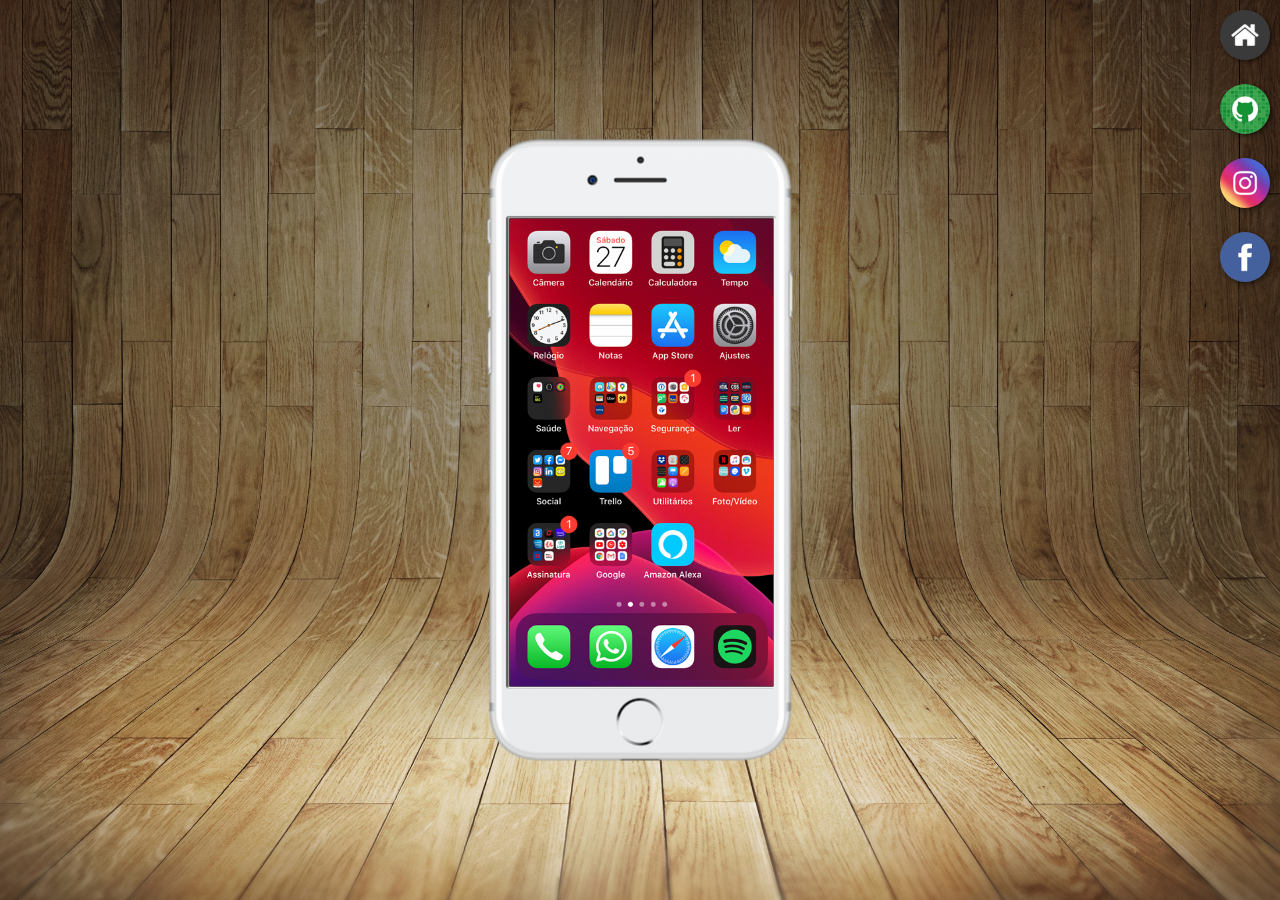
<file: index.html>
<!DOCTYPE html>
<html lang="pt-br">
<head>
    <meta charset="UTF-8">
    <meta http-equiv="X-UA-Compatible" content="IE=edge">
    <meta name="viewport" content="width=device-width, initial-scale=1.0">
    <link rel="shortcut icon" href="src/img/favicon.ico" type="image/x-icon">
    <title>Projeto Rede Sociais</title>
    <link rel="stylesheet" href="/src/css/style.css">
</head>
<body>
    <main>
        <section id="telefone">
            <iframe src="home.html" name="tela" id="tela"></iframe>
        </section>

        <section id="rede-sociais">
            <a href="home.html" target="tela"><img src="src/img/logo-home.jpg" alt="Home"></a>
            <a href="github.html" target="tela"><img src="src/img/logo-github.jpg" alt="GitHub"></a>
            <a href="instagram.html" target="tela"><img src="src/img/logo-instagram.jpg" alt=""></a>
            <a href="facebook.html" target="tela"><img src="src/img/logo-facebook.jpg" alt=""></a>
        </section>
    </main>
</body>
</html>
</file>
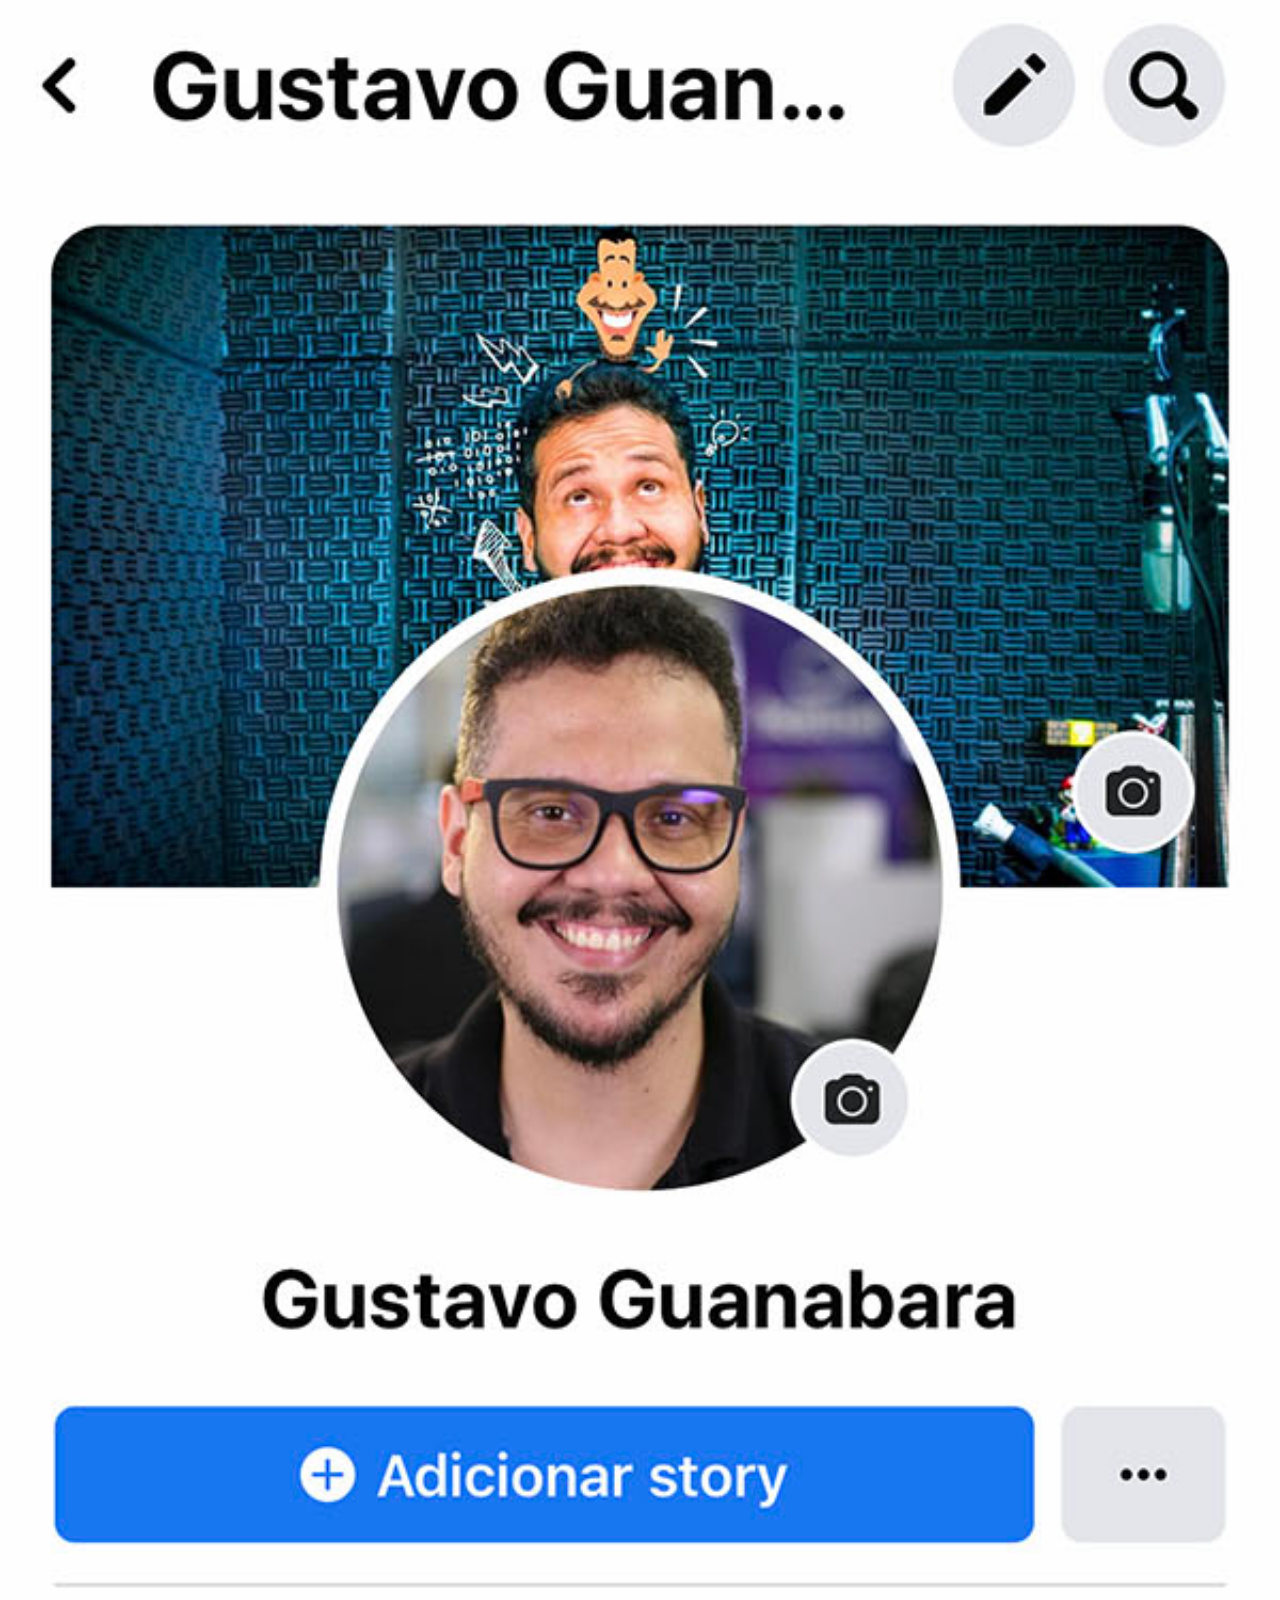
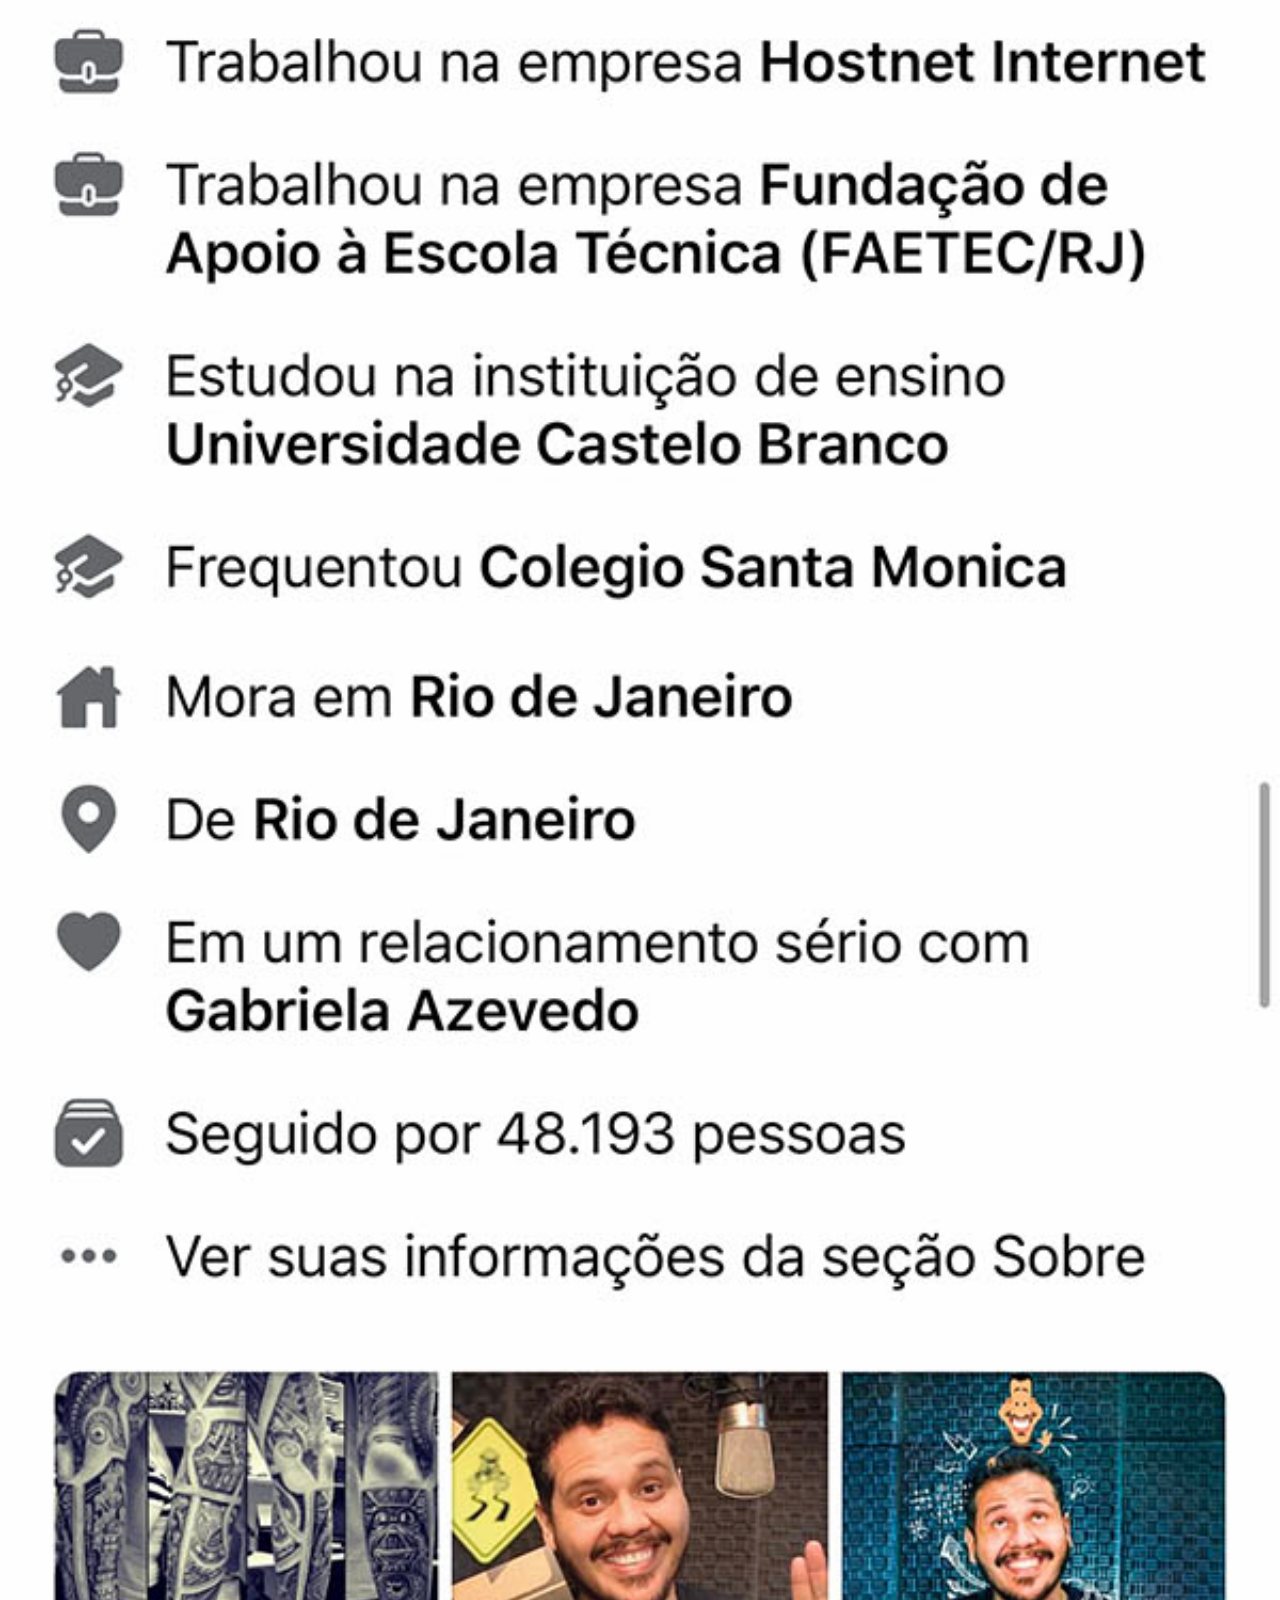
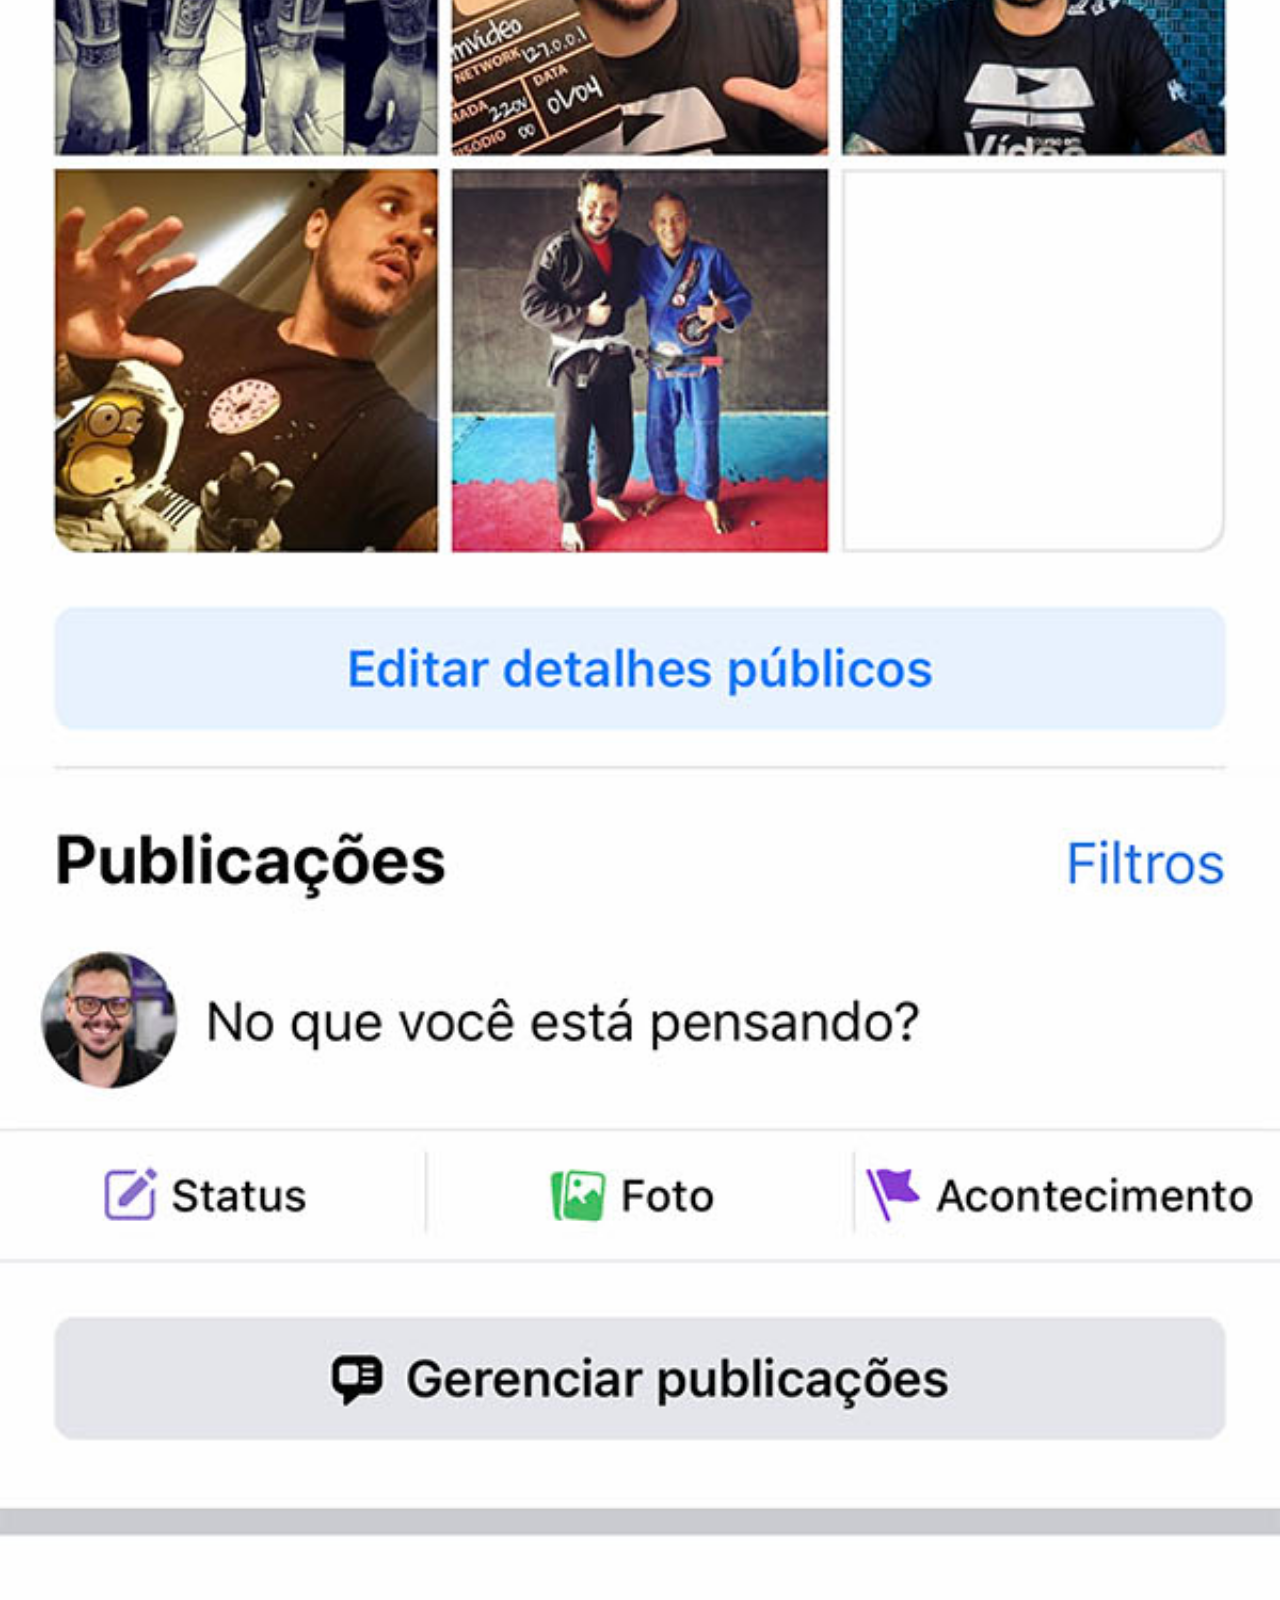
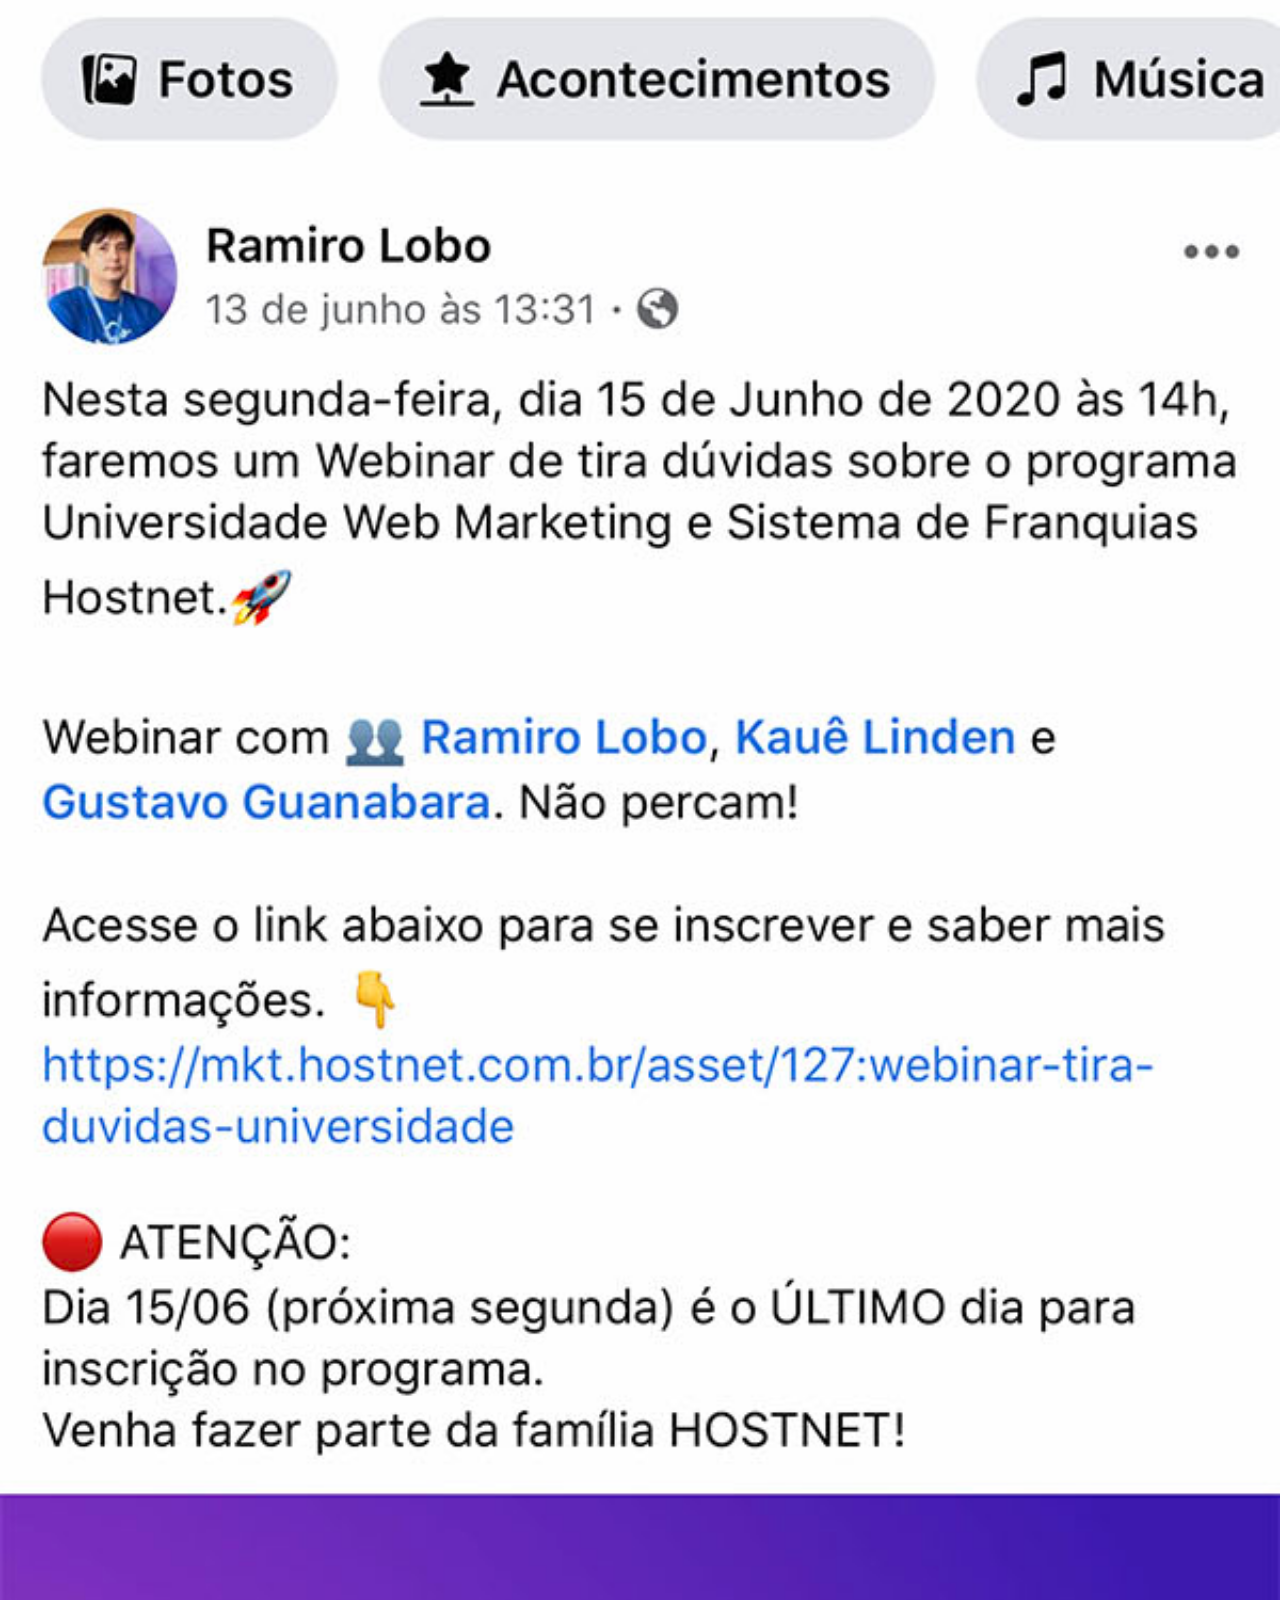
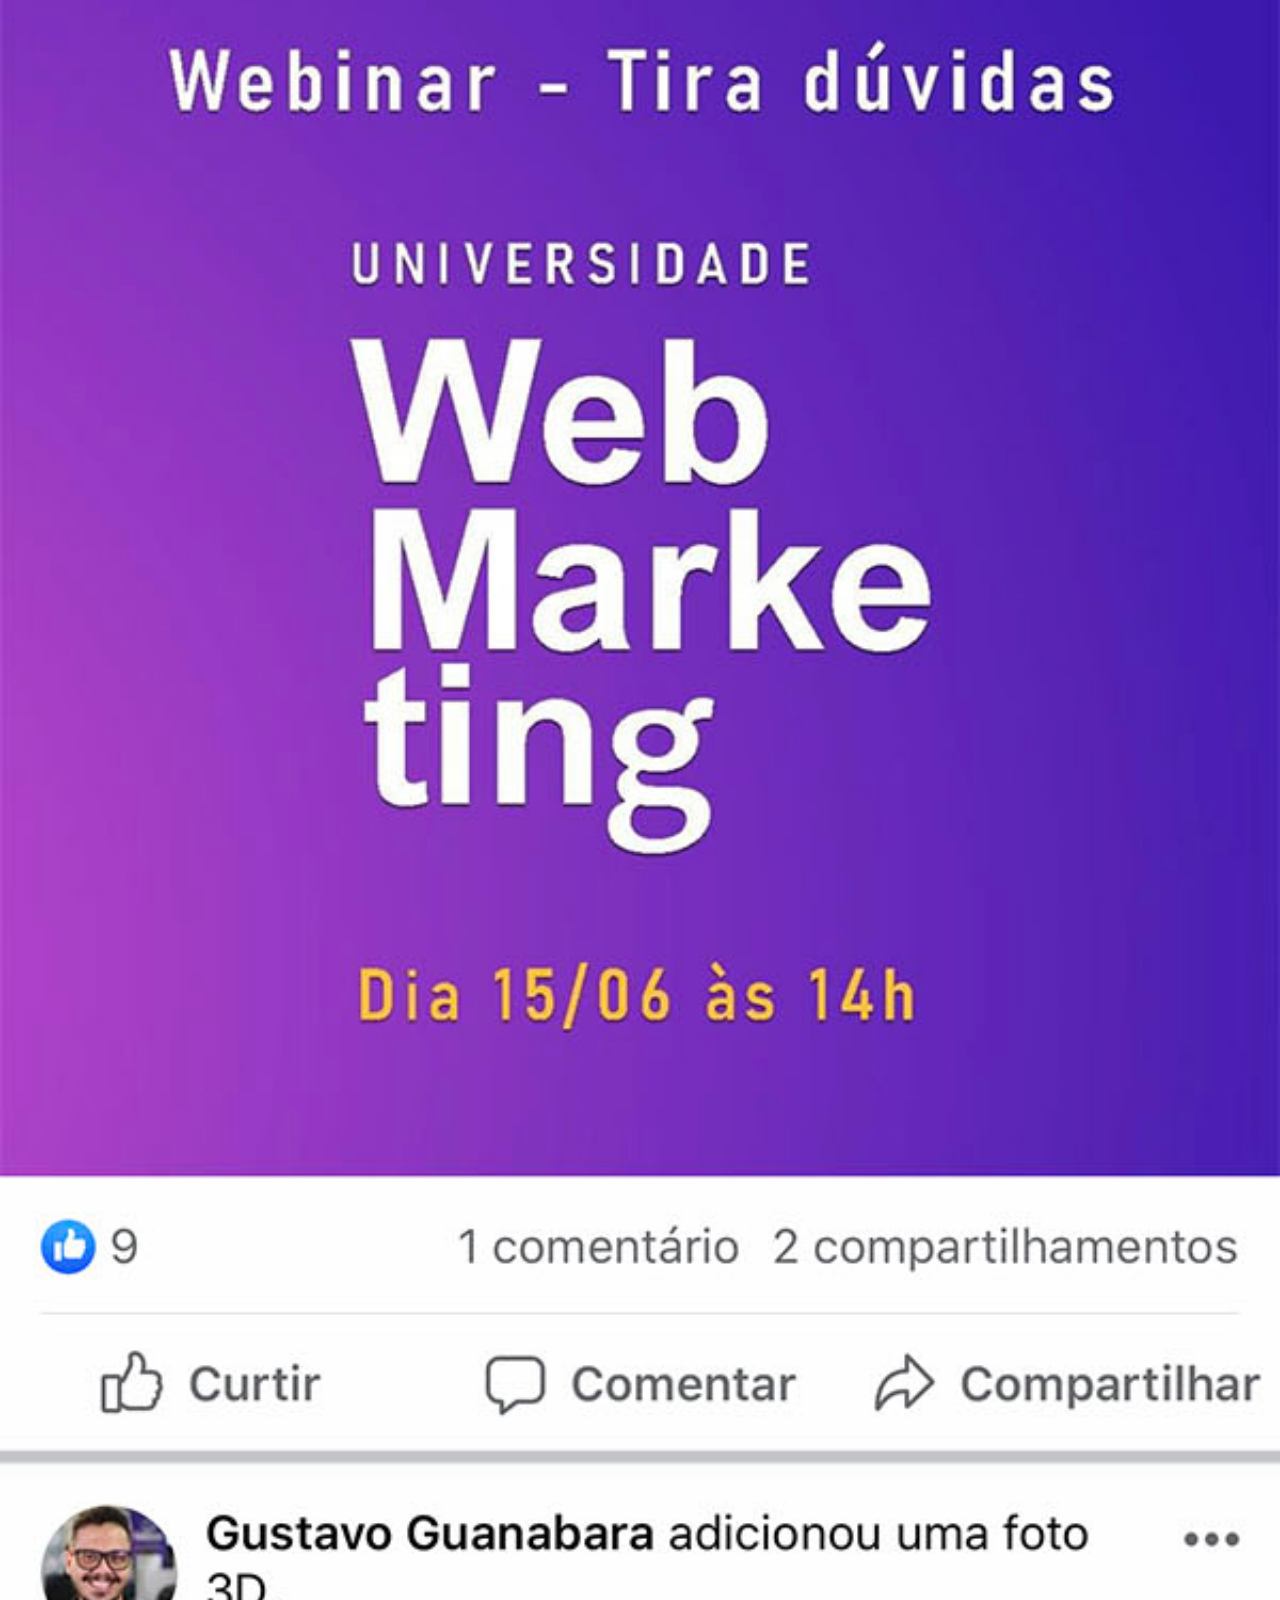
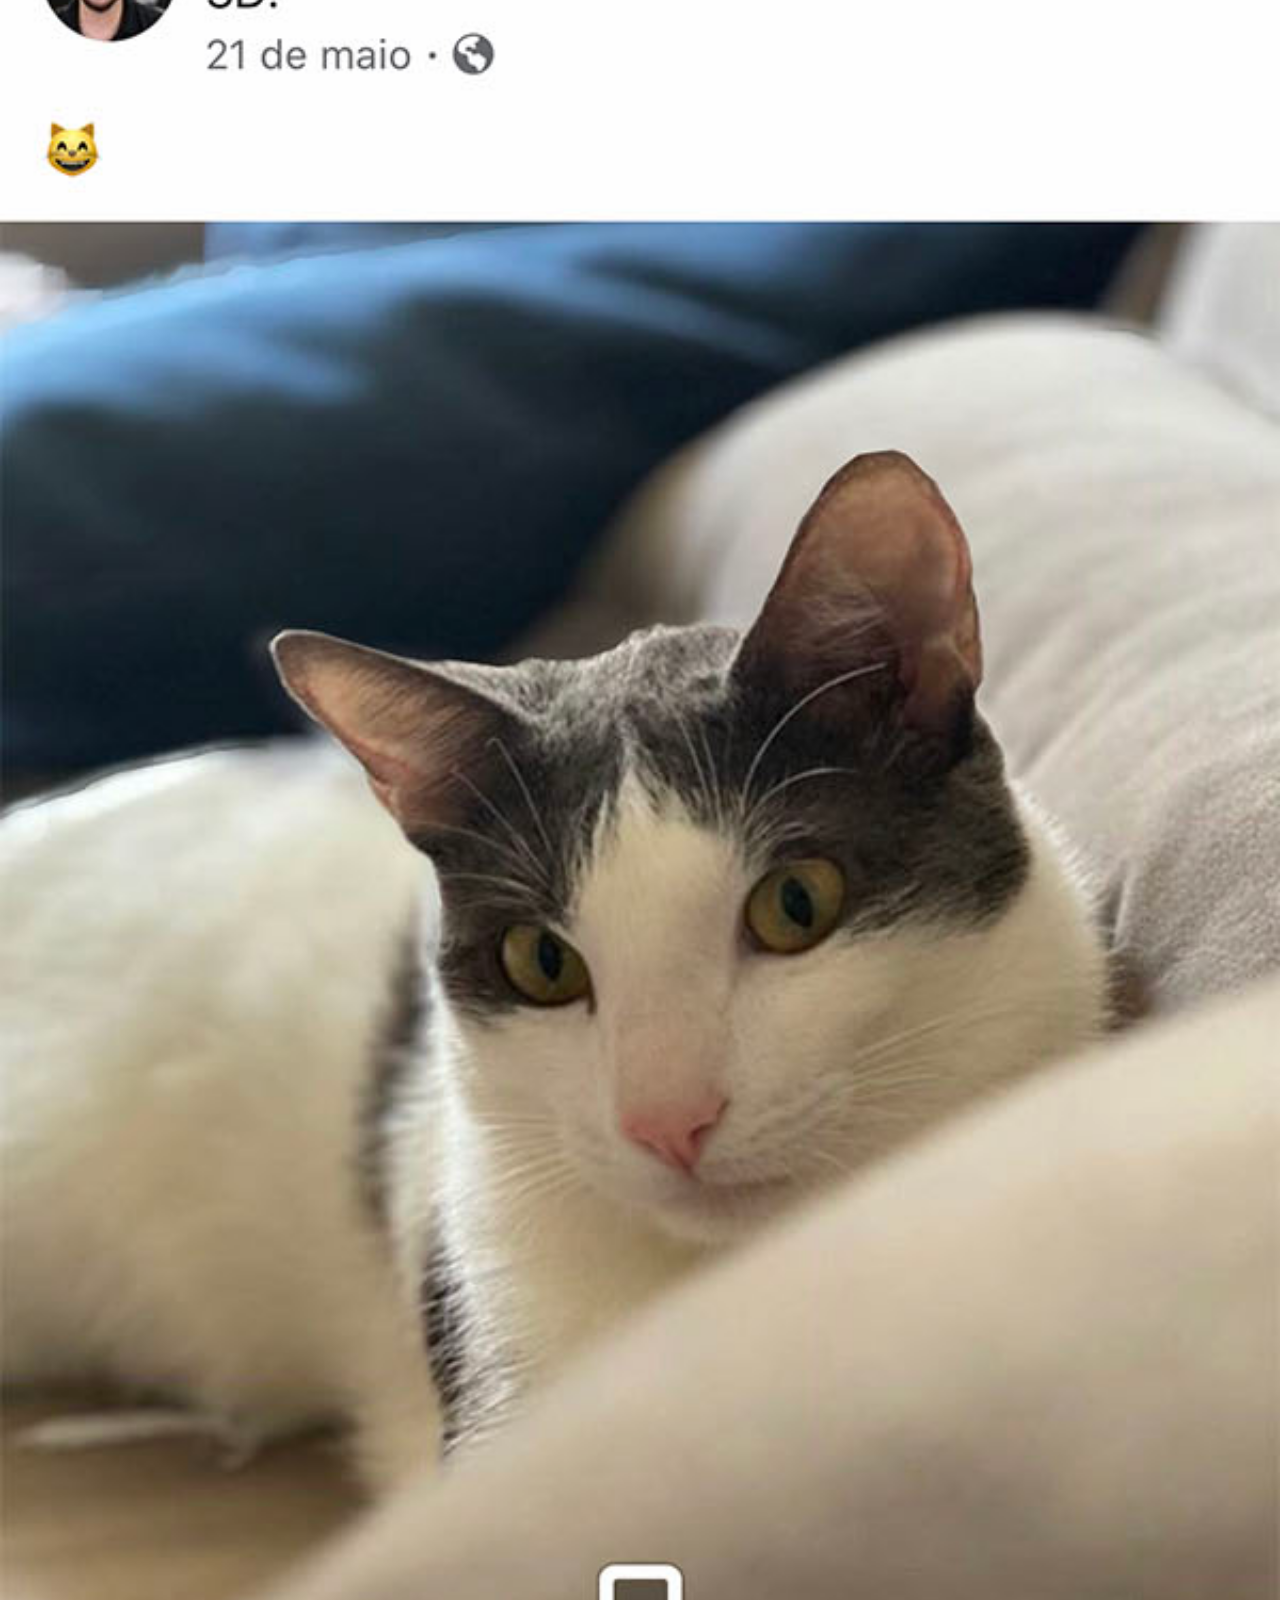
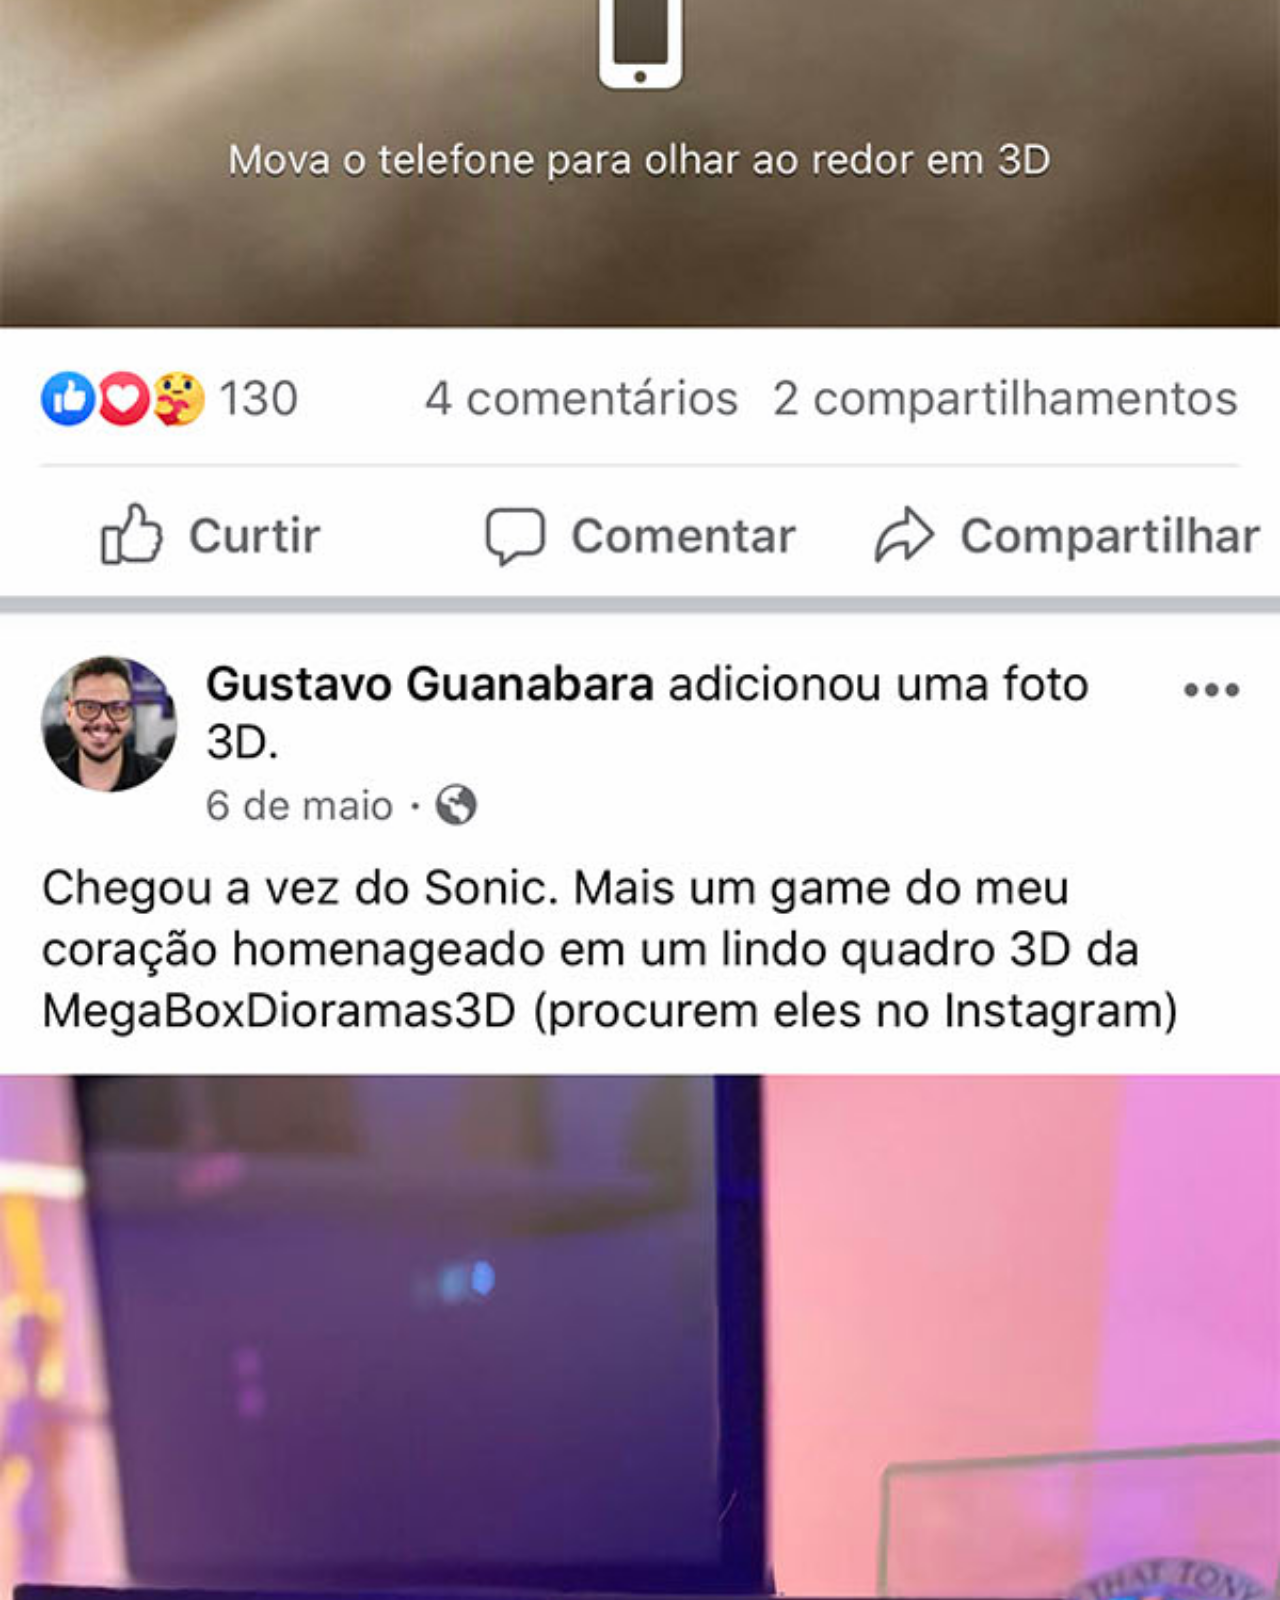
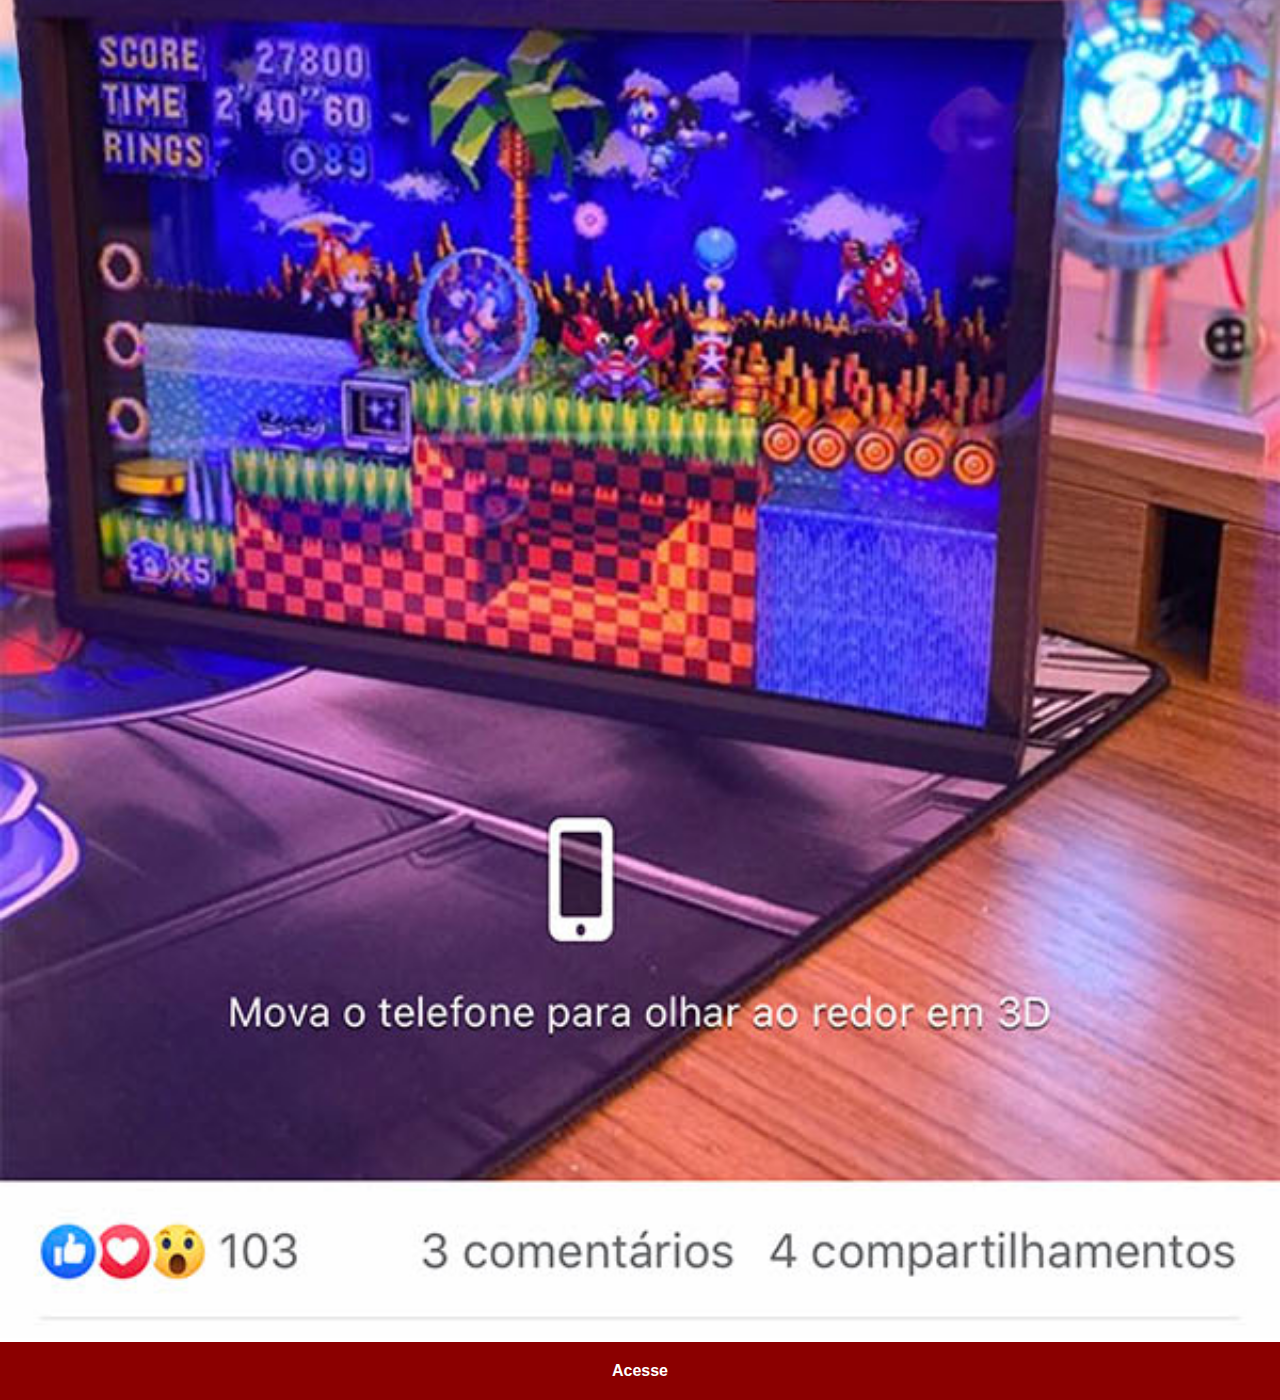
<file: facebook.html>
<!DOCTYPE html>
<html lang="pt-br">
<head>
    <meta charset="UTF-8">
    <meta http-equiv="X-UA-Compatible" content="IE=edge">
    <meta name="viewport" content="width=device-width, initial-scale=1.0">
    <title>Facebook</title>
    <link rel="stylesheet" href="/src/css/rede-sociais.css">
</head>
<body>
    <img src="src/img/tela-facebook.jpg" alt="Github">
    <a href="https://www.facebook.com/leonado.fernandesjeronimo/" target="_blank">Acesse</a>
</body>
</html>
</file>
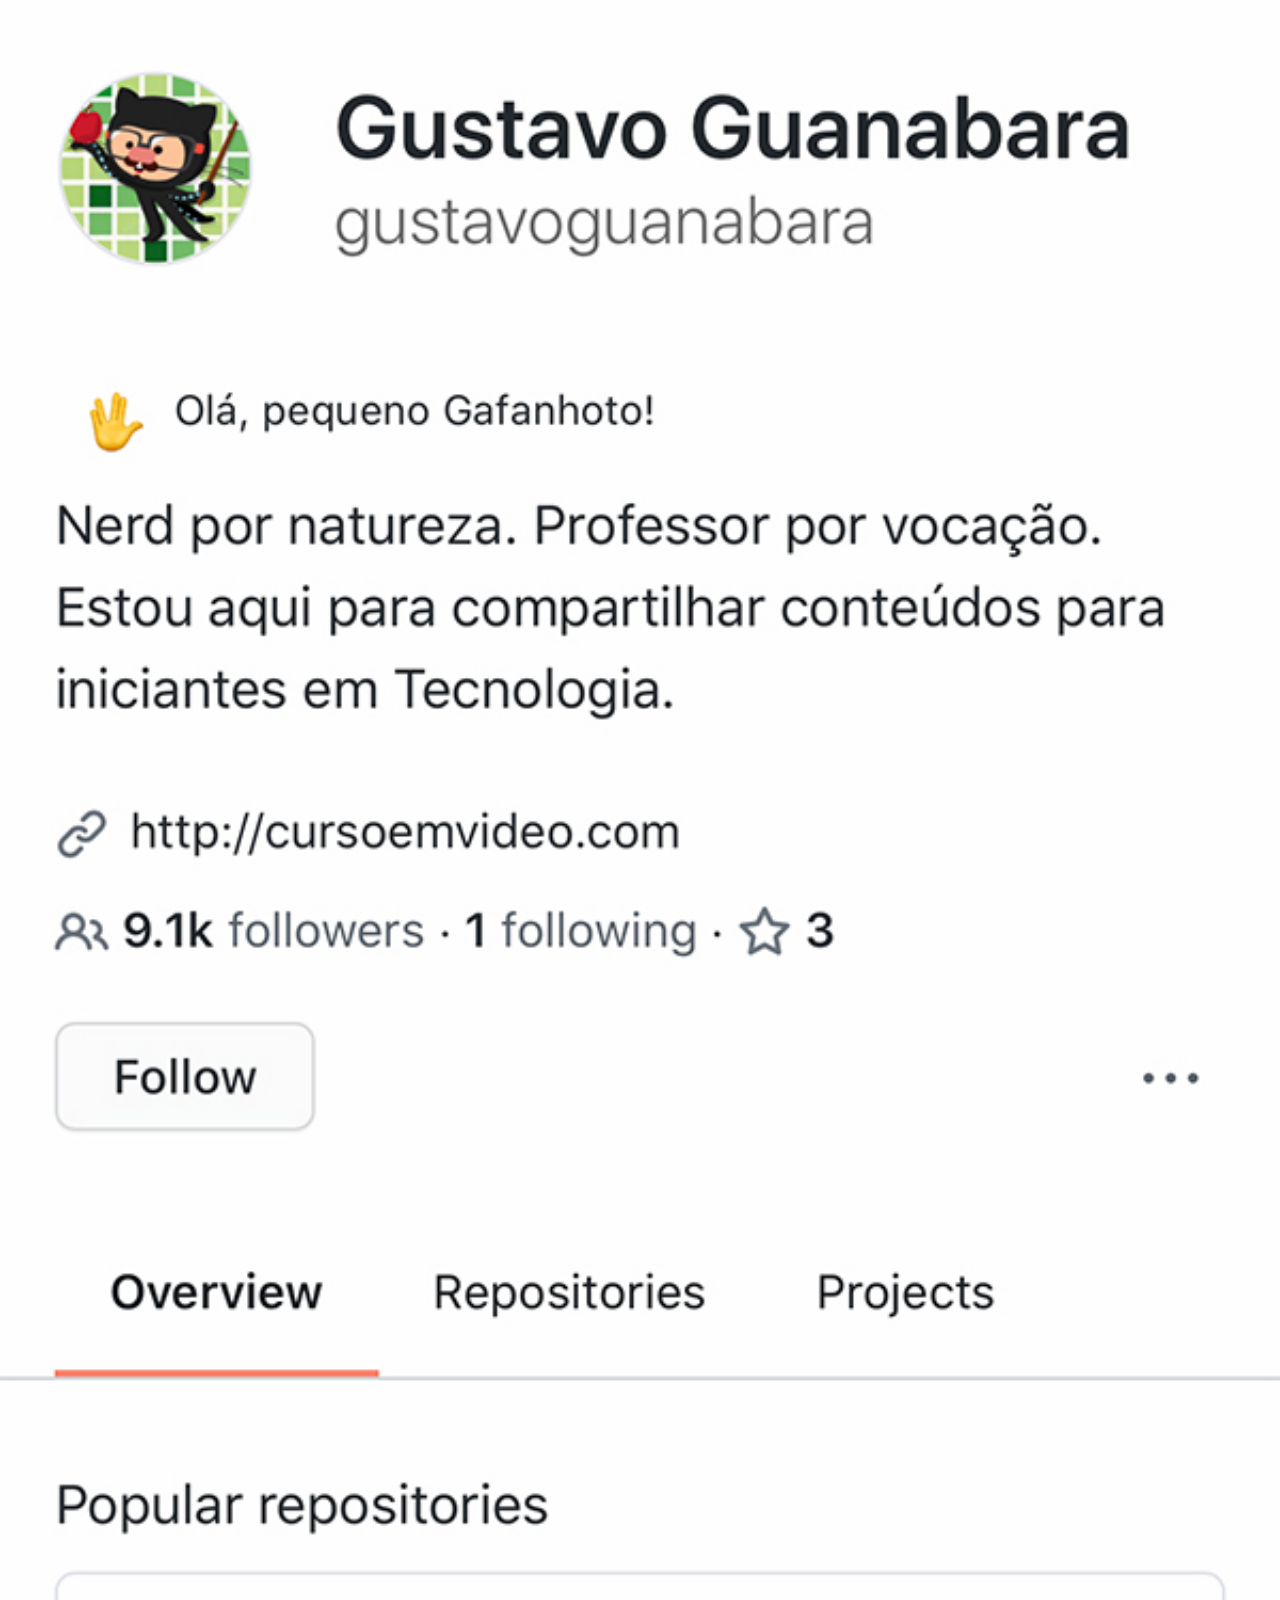
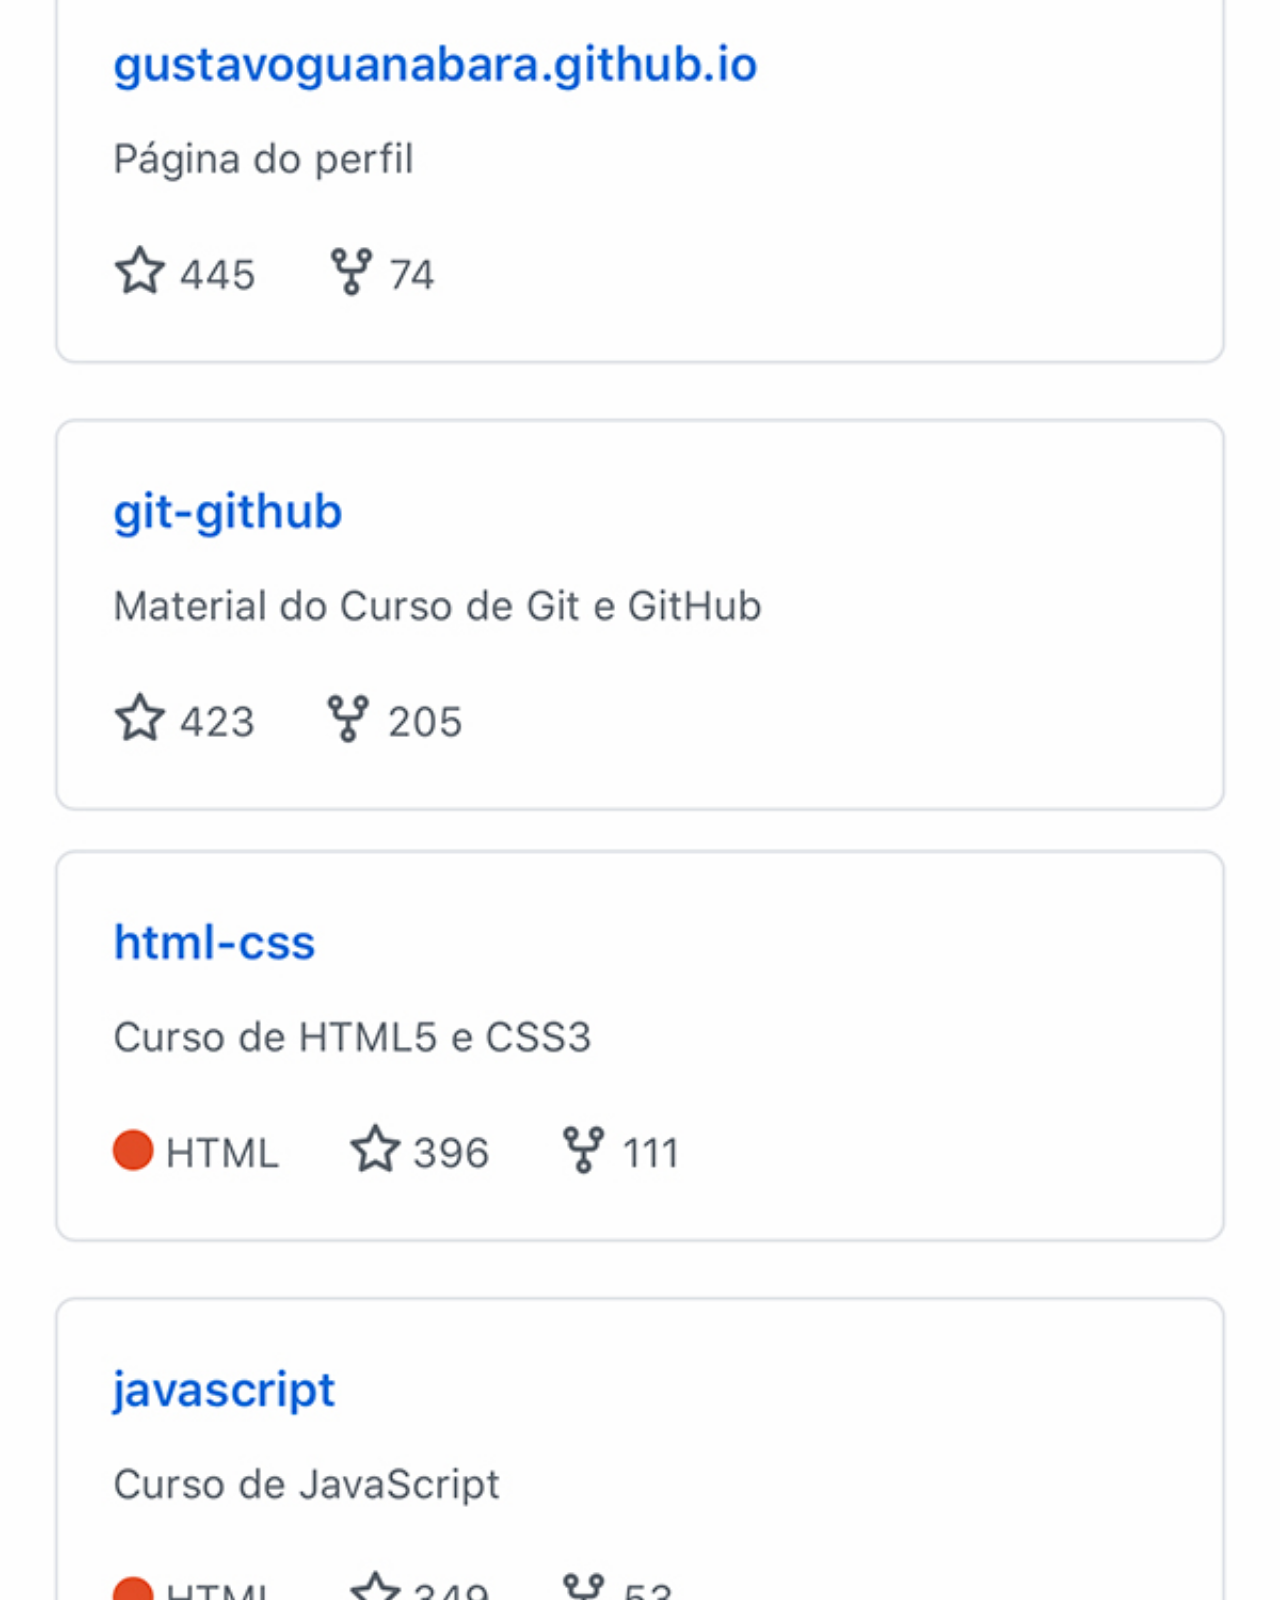
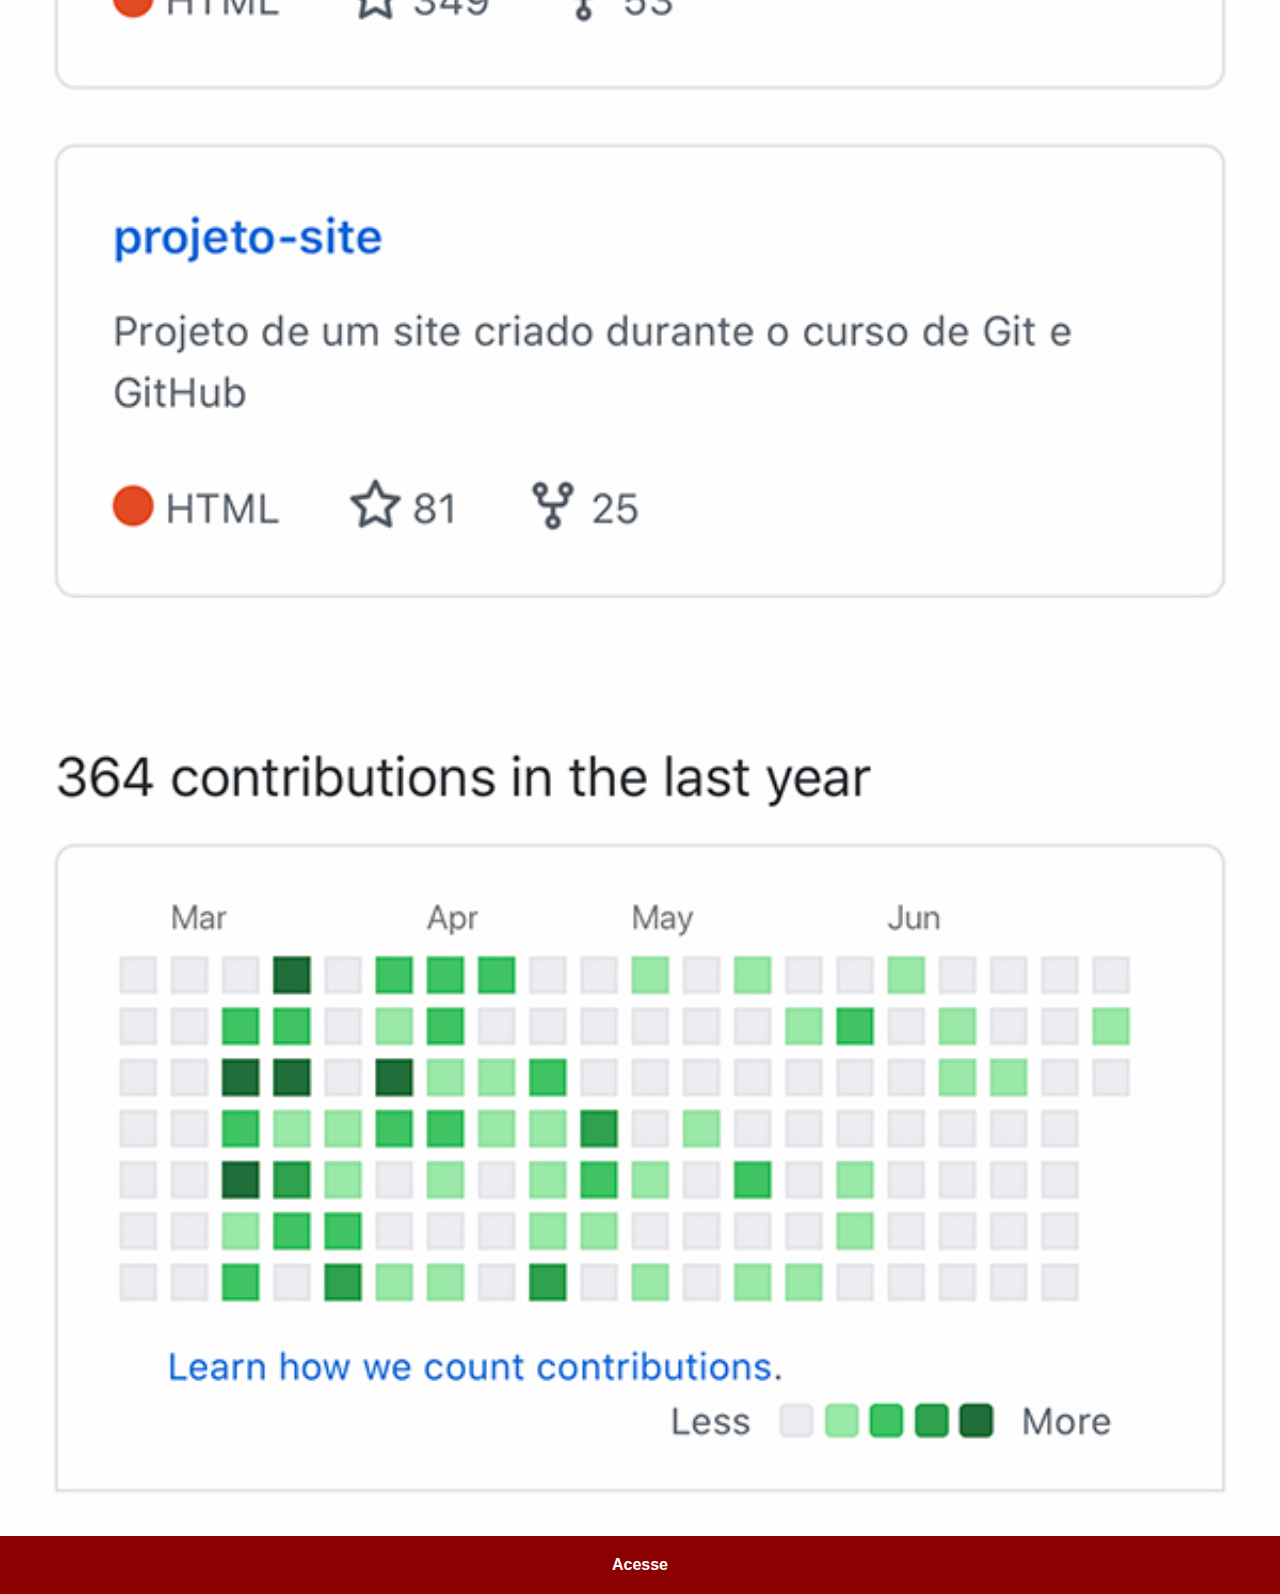
<file: github.html>
<!DOCTYPE html>
<html lang="pt-br">
<head>
    <meta charset="UTF-8">
    <meta http-equiv="X-UA-Compatible" content="IE=edge">
    <meta name="viewport" content="width=device-width, initial-scale=1.0">
    <title>GitHub</title>
    <link rel="stylesheet" href="/src/css/rede-sociais.css">
</head>
<body>
    <img src="src/img/tela-github.jpg" alt="Github">
    <a href="https://github.com/LeonardoFernandesJeronimo" target="_blank">Acesse</a>
</body>
</html>
</file>
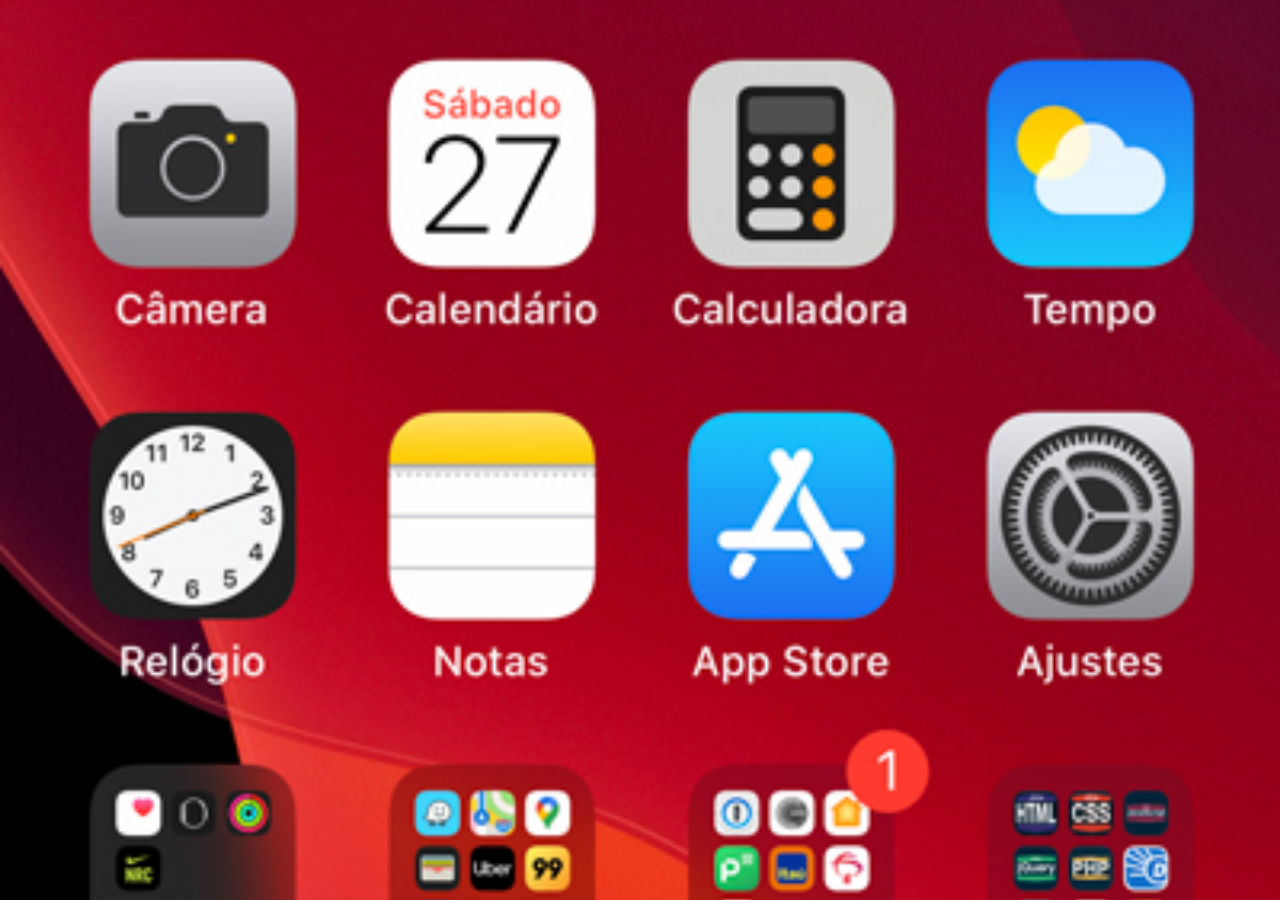
<file: home.html>
<!DOCTYPE html>
<html lang="pt-br">
<head>
    <meta charset="UTF-8">
    <meta http-equiv="X-UA-Compatible" content="IE=edge">
    <meta name="viewport" content="width=device-width, initial-scale=1.0">
    <title>Home</title>
    <style>
        * {
            margin: 0;
            padding: 0;
        }

        body {
            width: 100vw;
            height: 100vh;
            background: black url(src/img/tela-home.jpg) no-repeat top center;
            background-size: cover;
        }
    </style>
</head>
<body>
    
</body>
</html>
</file>
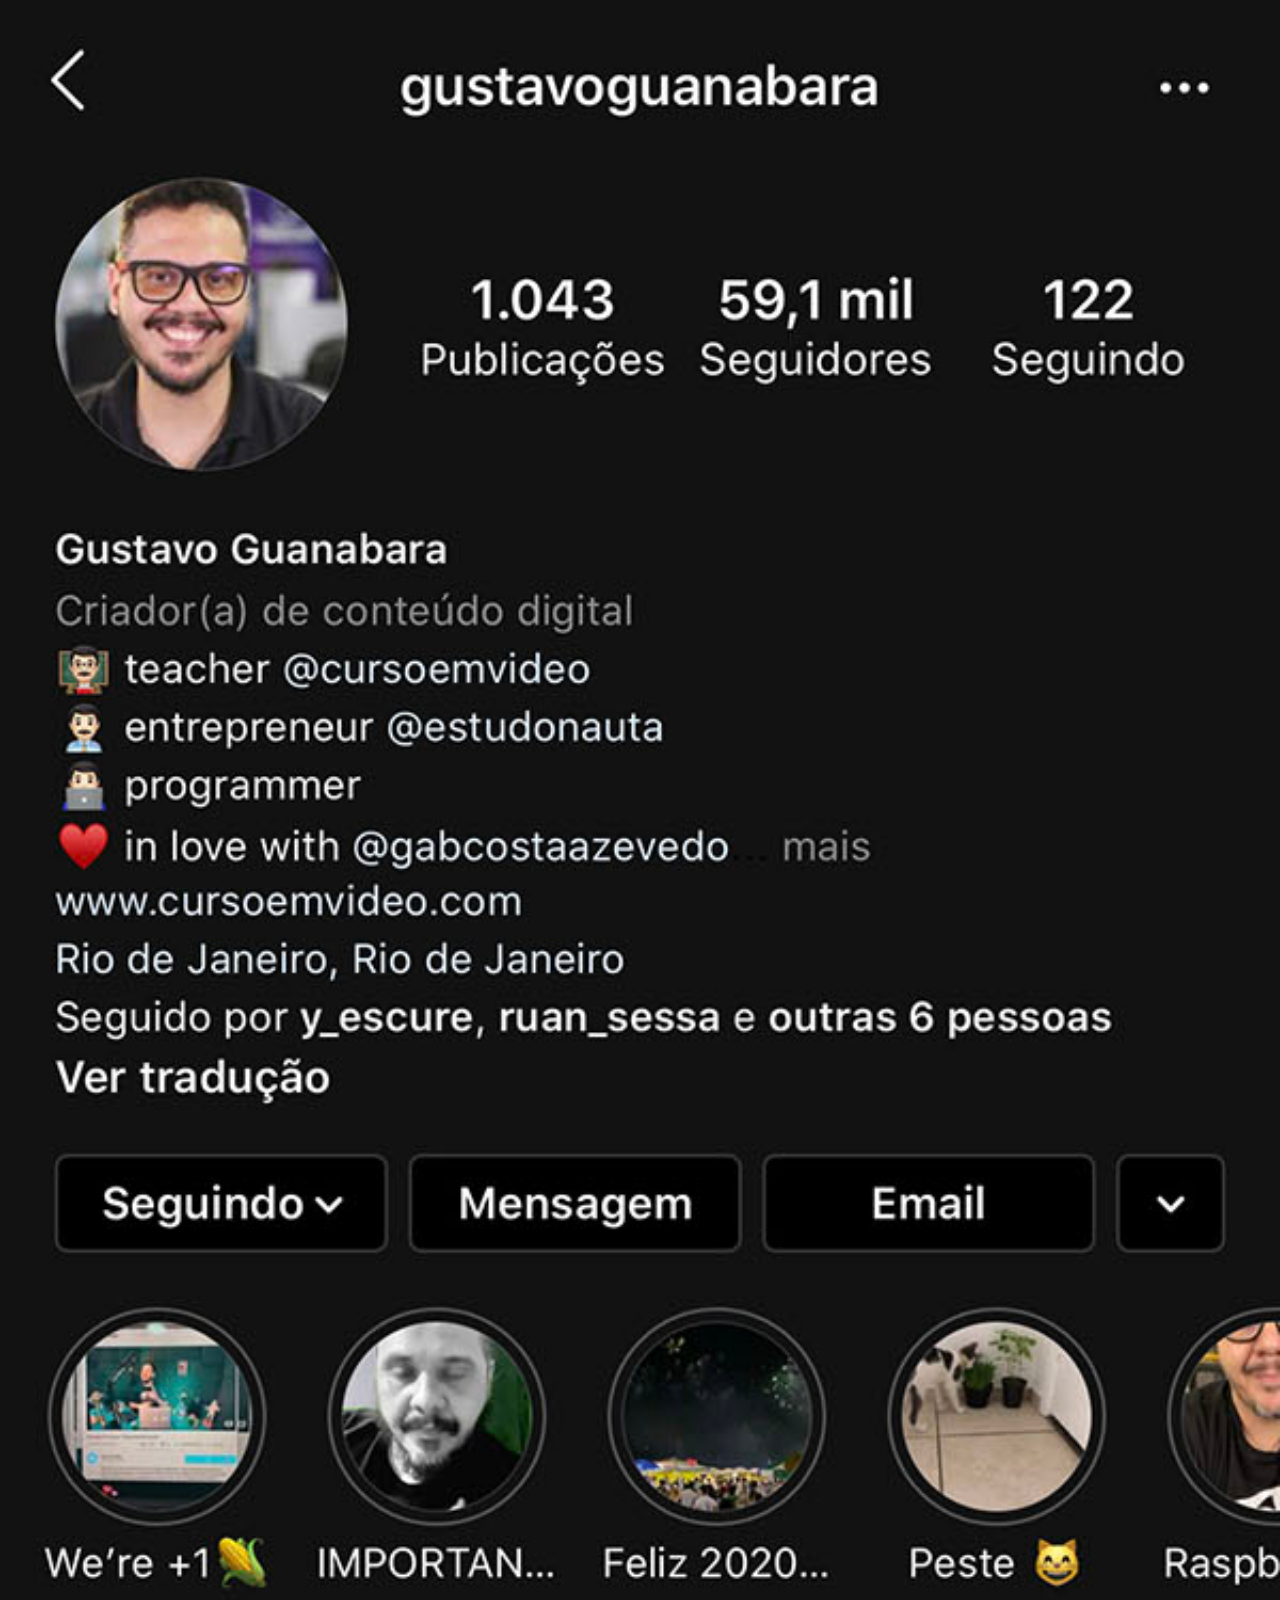
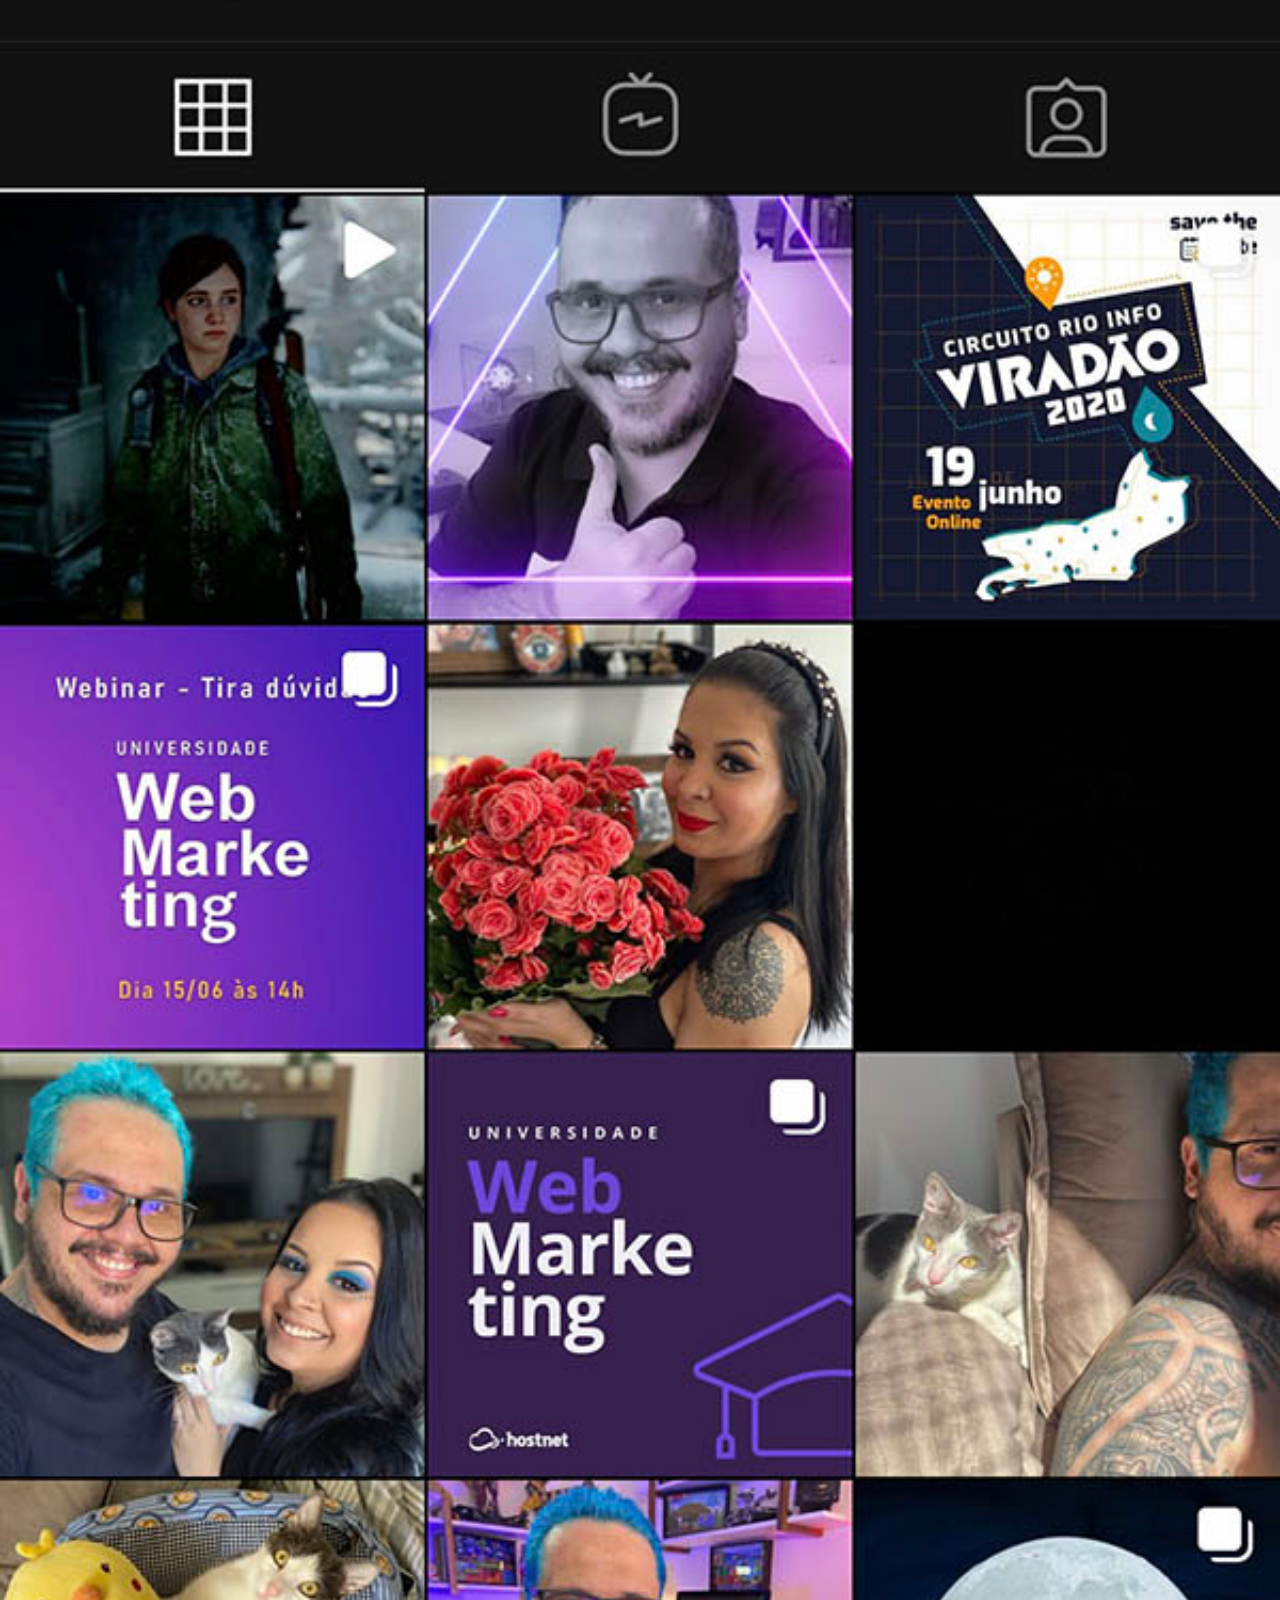
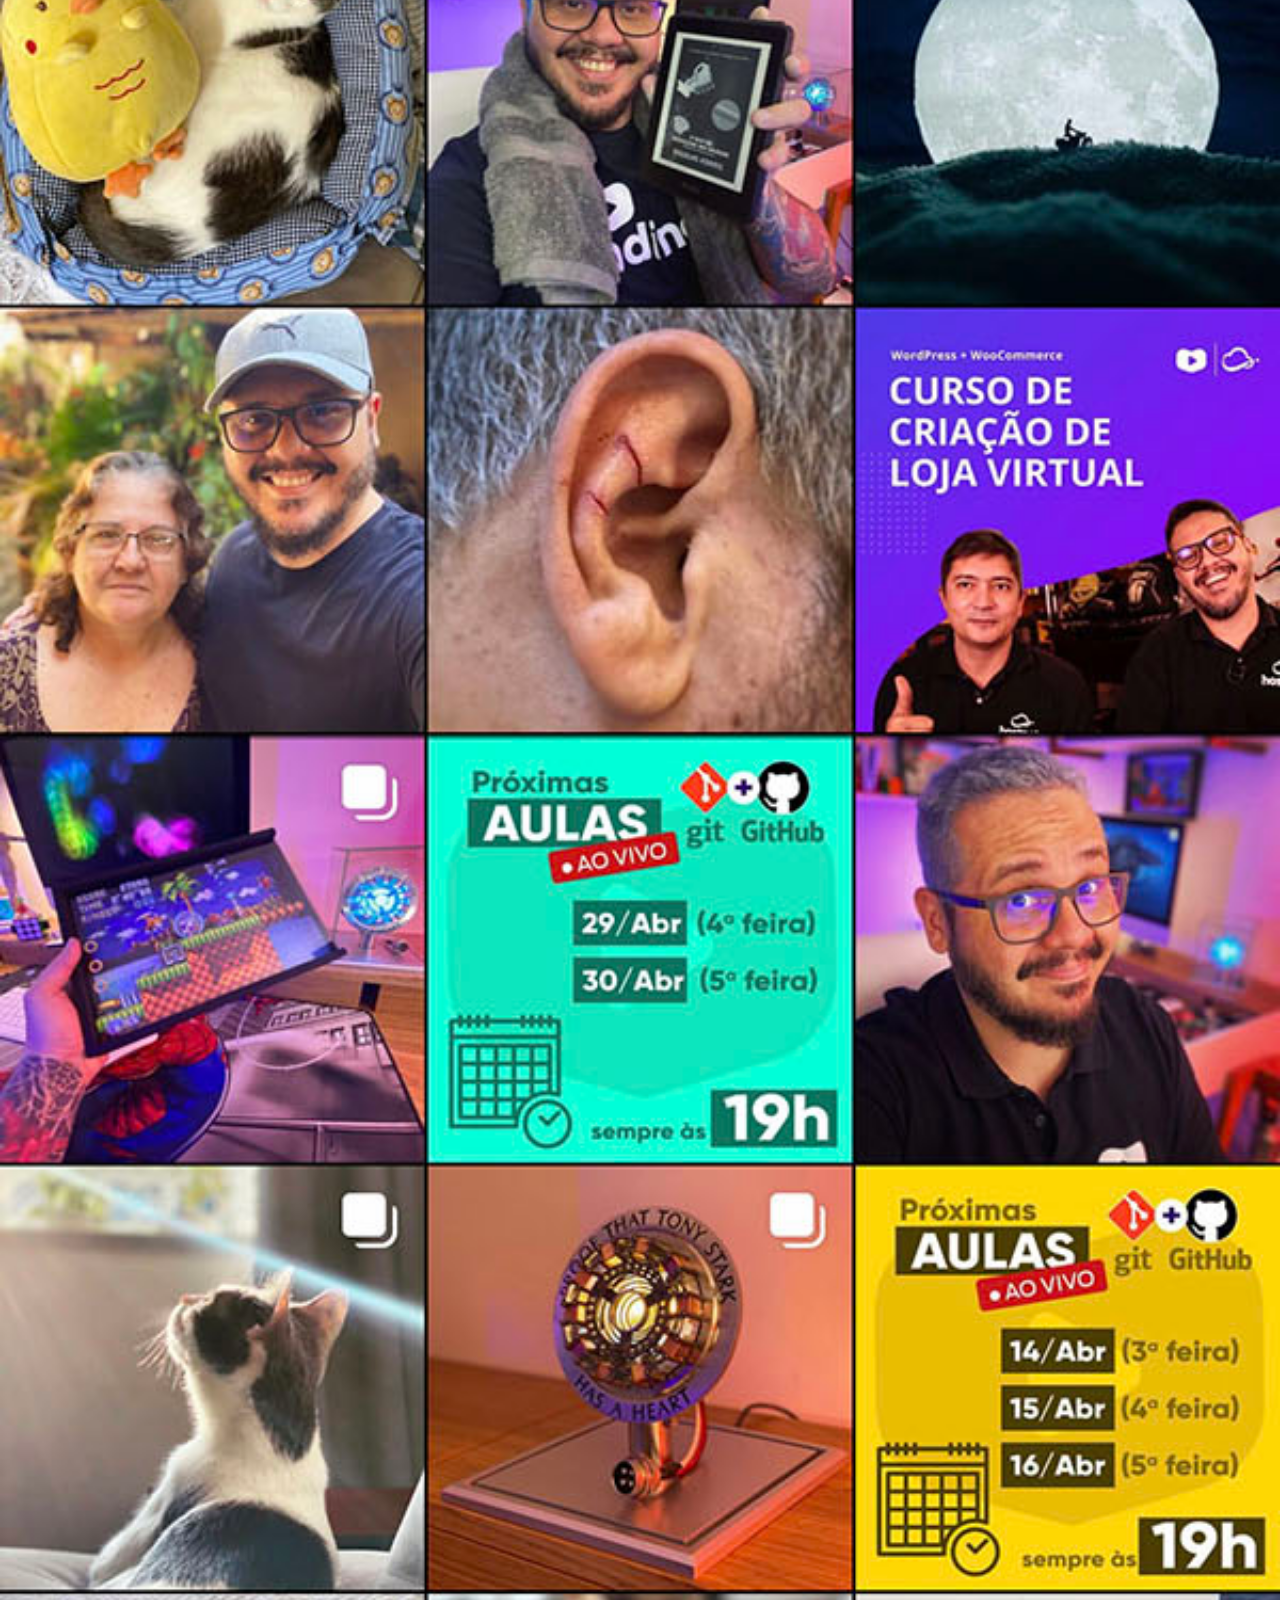
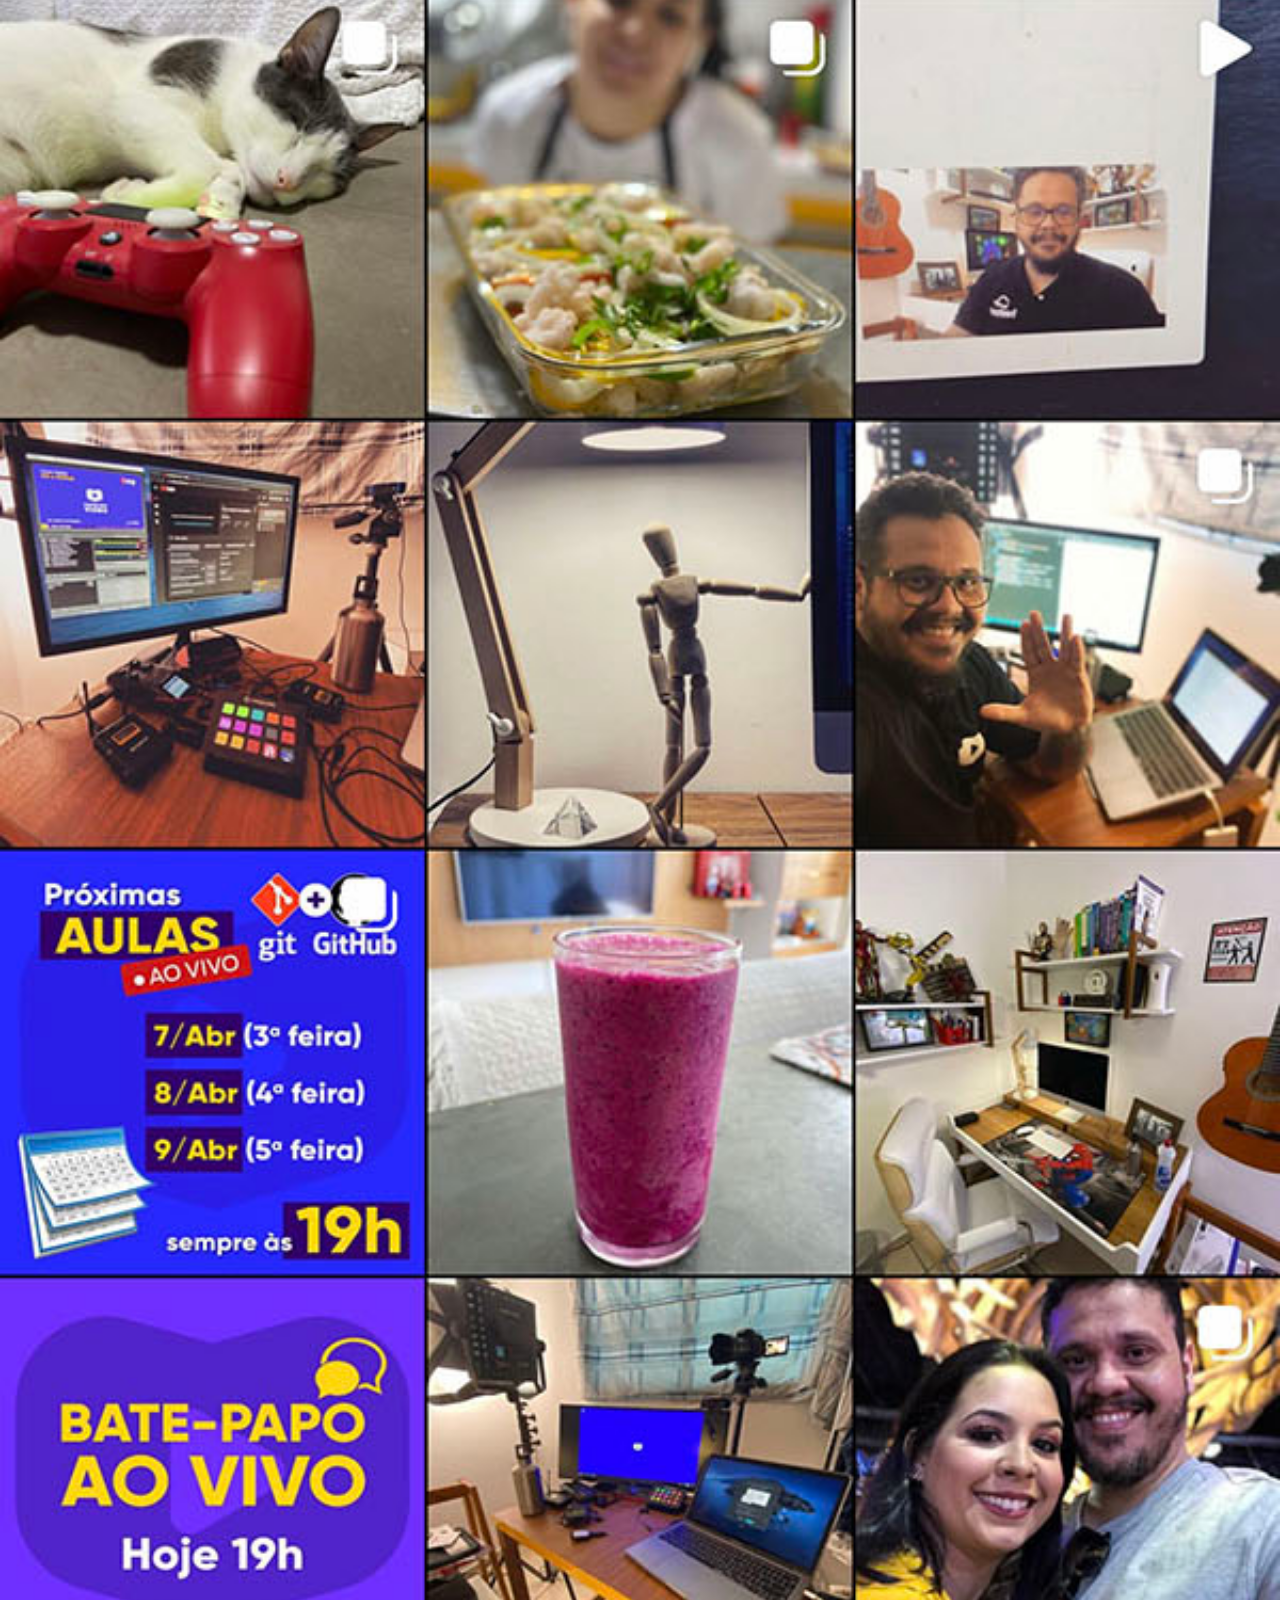
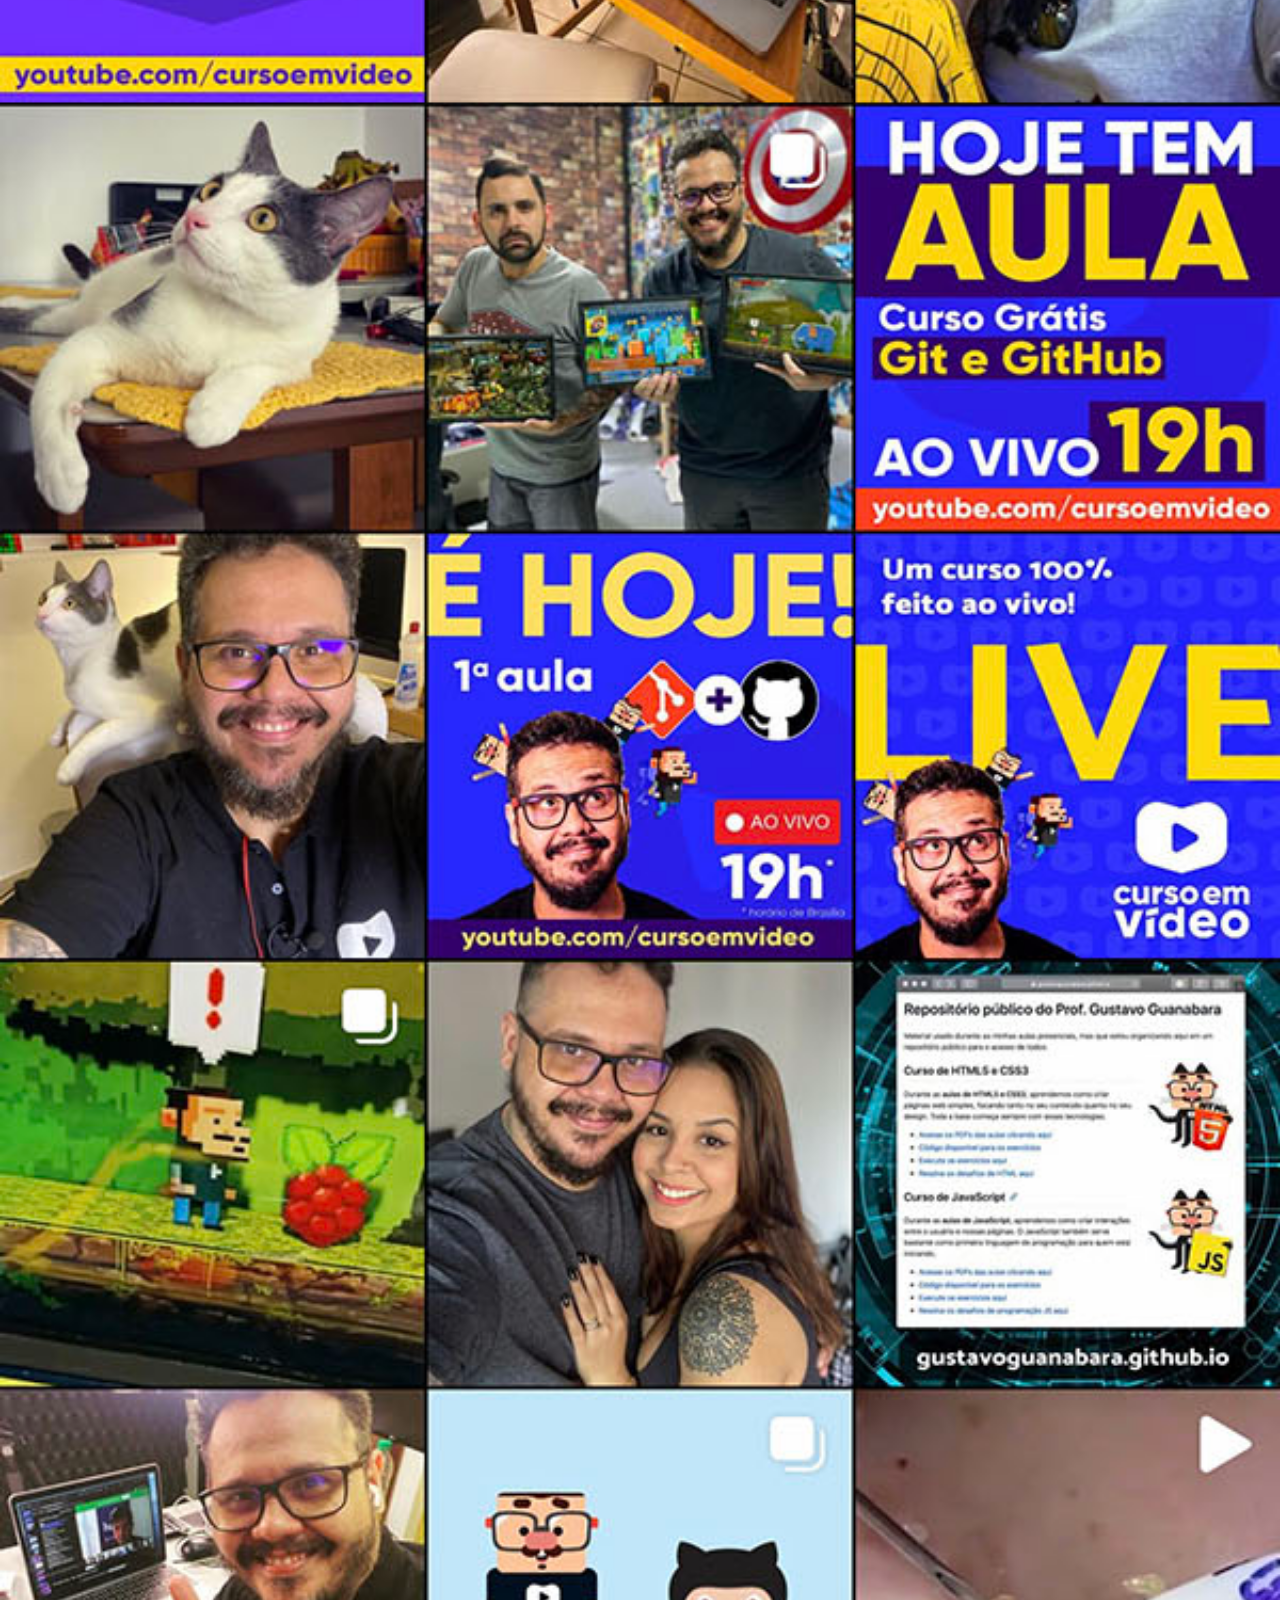
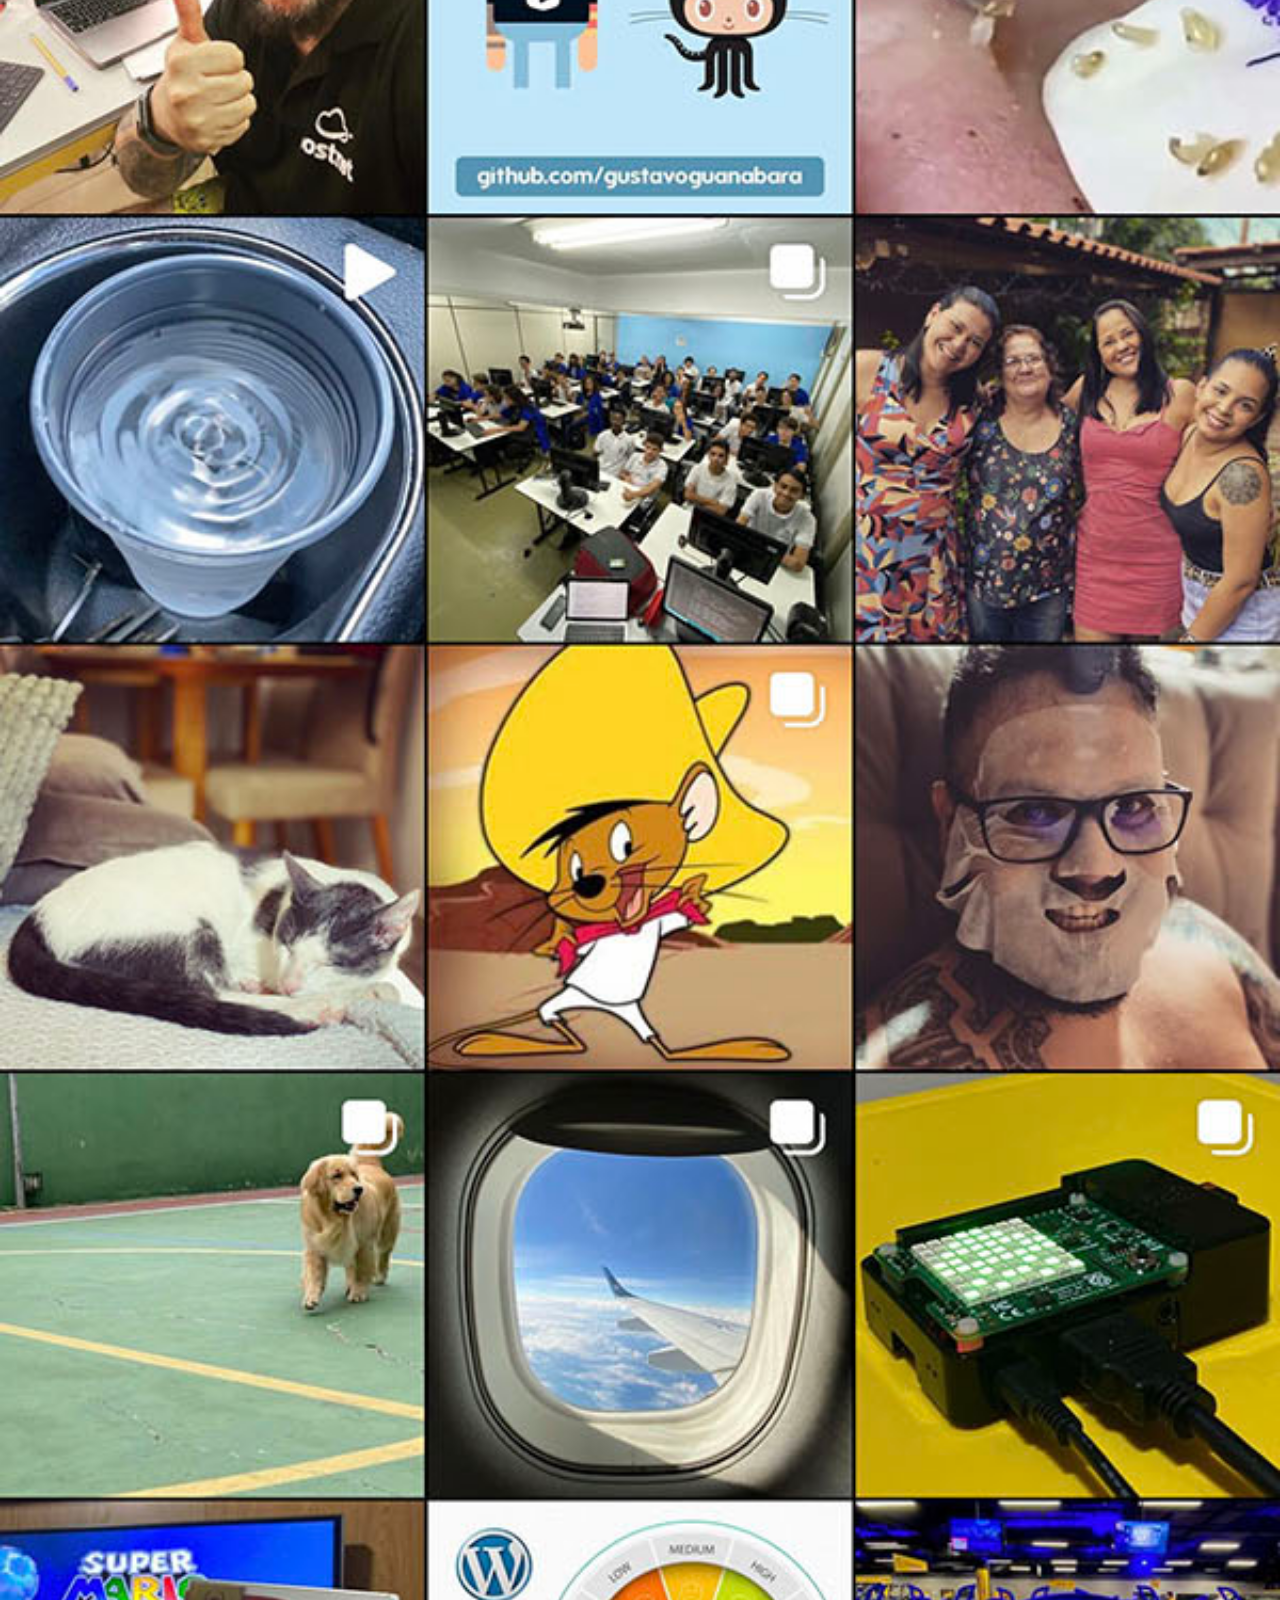
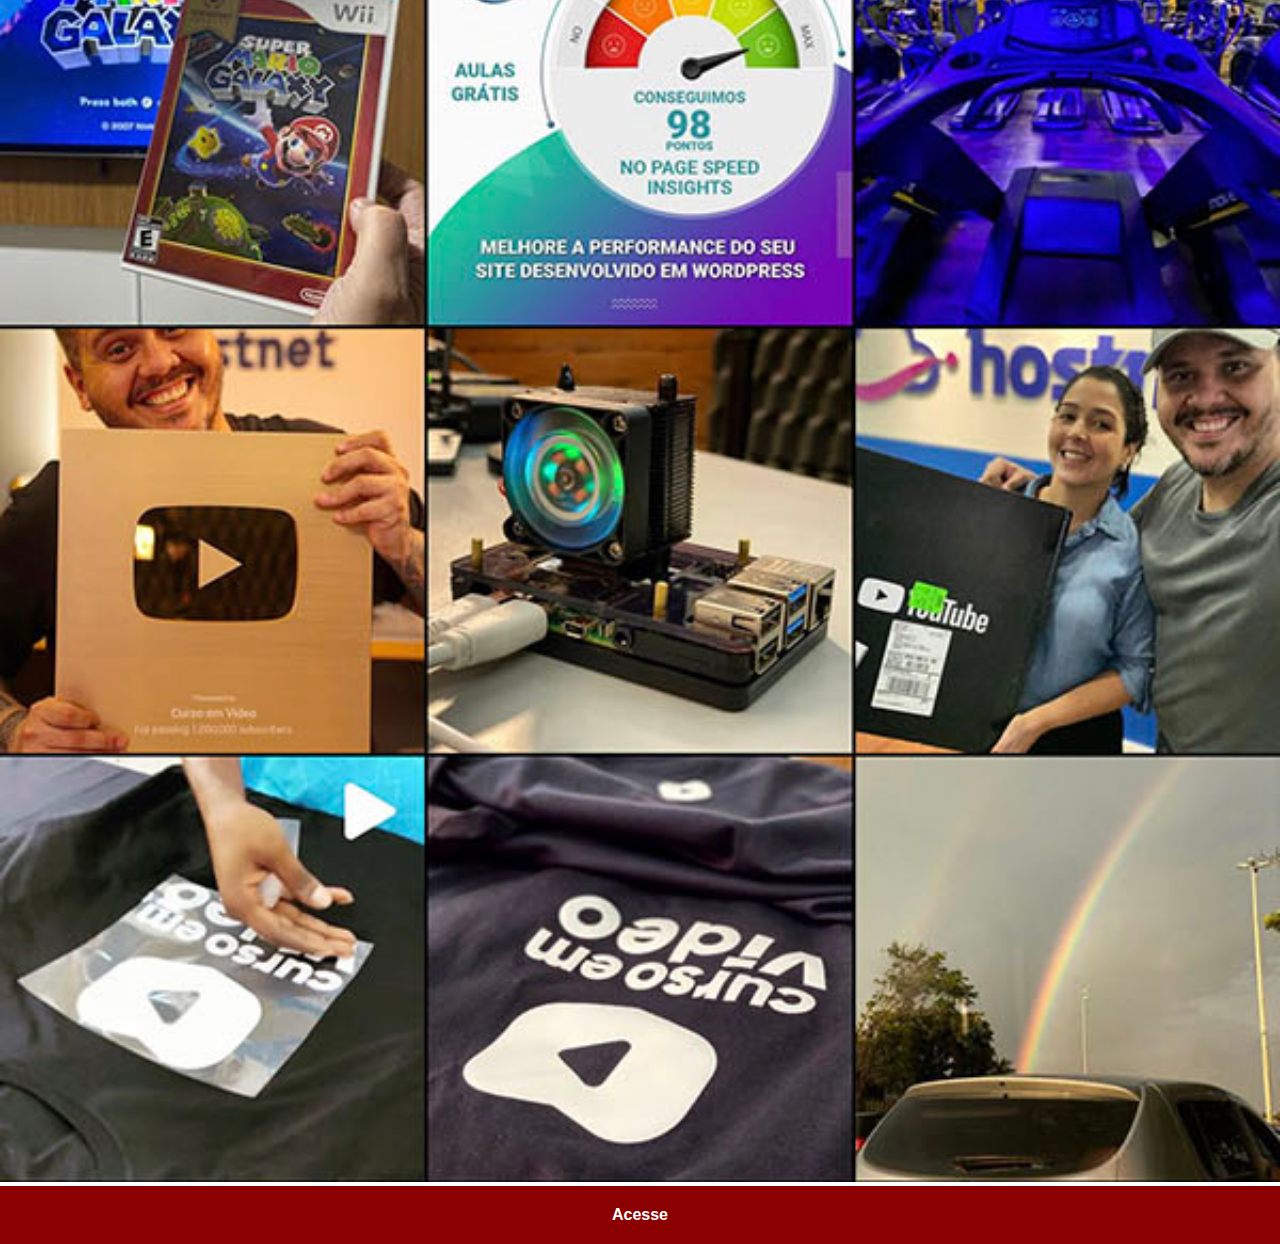
<file: instagram.html>
<!DOCTYPE html>
<html lang="pt-br">
<head>
    <meta charset="UTF-8">
    <meta http-equiv="X-UA-Compatible" content="IE=edge">
    <meta name="viewport" content="width=device-width, initial-scale=1.0">
    <title>Instagram</title>
    <link rel="stylesheet" href="/src/css/rede-sociais.css">
</head>
<body>
    <img src="src/img/tela-instagram.jpg" alt="Github">
    <a href="https://www.instagram.com/leonardo.fernandes.jeronimo/" target="_blank">Acesse</a>
</body>
</html>
</file>
<file: src/css/style.css>
* {
    margin: 0;
    padding: 0;
    font-family: Arial, Helvetica, sans-serif;
}

html, body {
    height: 100vh;
    width: 100vw;
    background-color: black;
}

body {
    background: url(../img/fundo-madeira.jpg) no-repeat center fixed;
    background-size: cover;
}

main {
    position: relative;
    height: 100vh;
    position: relative;
}

section#telefone {
    position: absolute;
    height: 627px;
    width: 311px;
    top: 50%;
    left: 50%;
    transform: translate(-50%, -50%);
    background: url(../img/frame-iphone.png) no-repeat;
}

iframe#tela {
    position: relative;
    top: 80px;
    left: 23px;
    width: 264px;
    height: 468px;
}

section#rede-sociais {
    text-align: right;
}

section#rede-sociais img{
    width: 50px;
    margin: 10px;
    border-radius: 50%;
    box-shadow: 2px 2px 5px rgba(0, 0, 0, 0.527);
    box-sizing: border-box;
}

section#rede-sociais img:hover {
    border: 2px solid rgba(255, 255, 255, 0.664);
    transform: translate(-3px, -3px);
    box-shadow: 5px 5px 10px rgba(0, 0, 0, 0.527);
    transition: transform .3s, border .5s;
}

section#rede-sociais a {
    display: block;
}
</file>
<file: src/css/rede-sociais.css>
* {
    margin: 0;
    padding: 0;
    font-family: Arial, Helvetica, sans-serif;
}

::-webkit-scrollbar {
    width: 0;
    height: 0;
}

img {
    width: 100vw;
}

a {
    display: block;
    background-color: darkred;
    color: white;
    padding: 20px;
    text-align: center;
    font-weight: bolder;
    text-decoration: none;
    transition: .5s;
}

a:hover {
background-color: red;  
}
</file>
